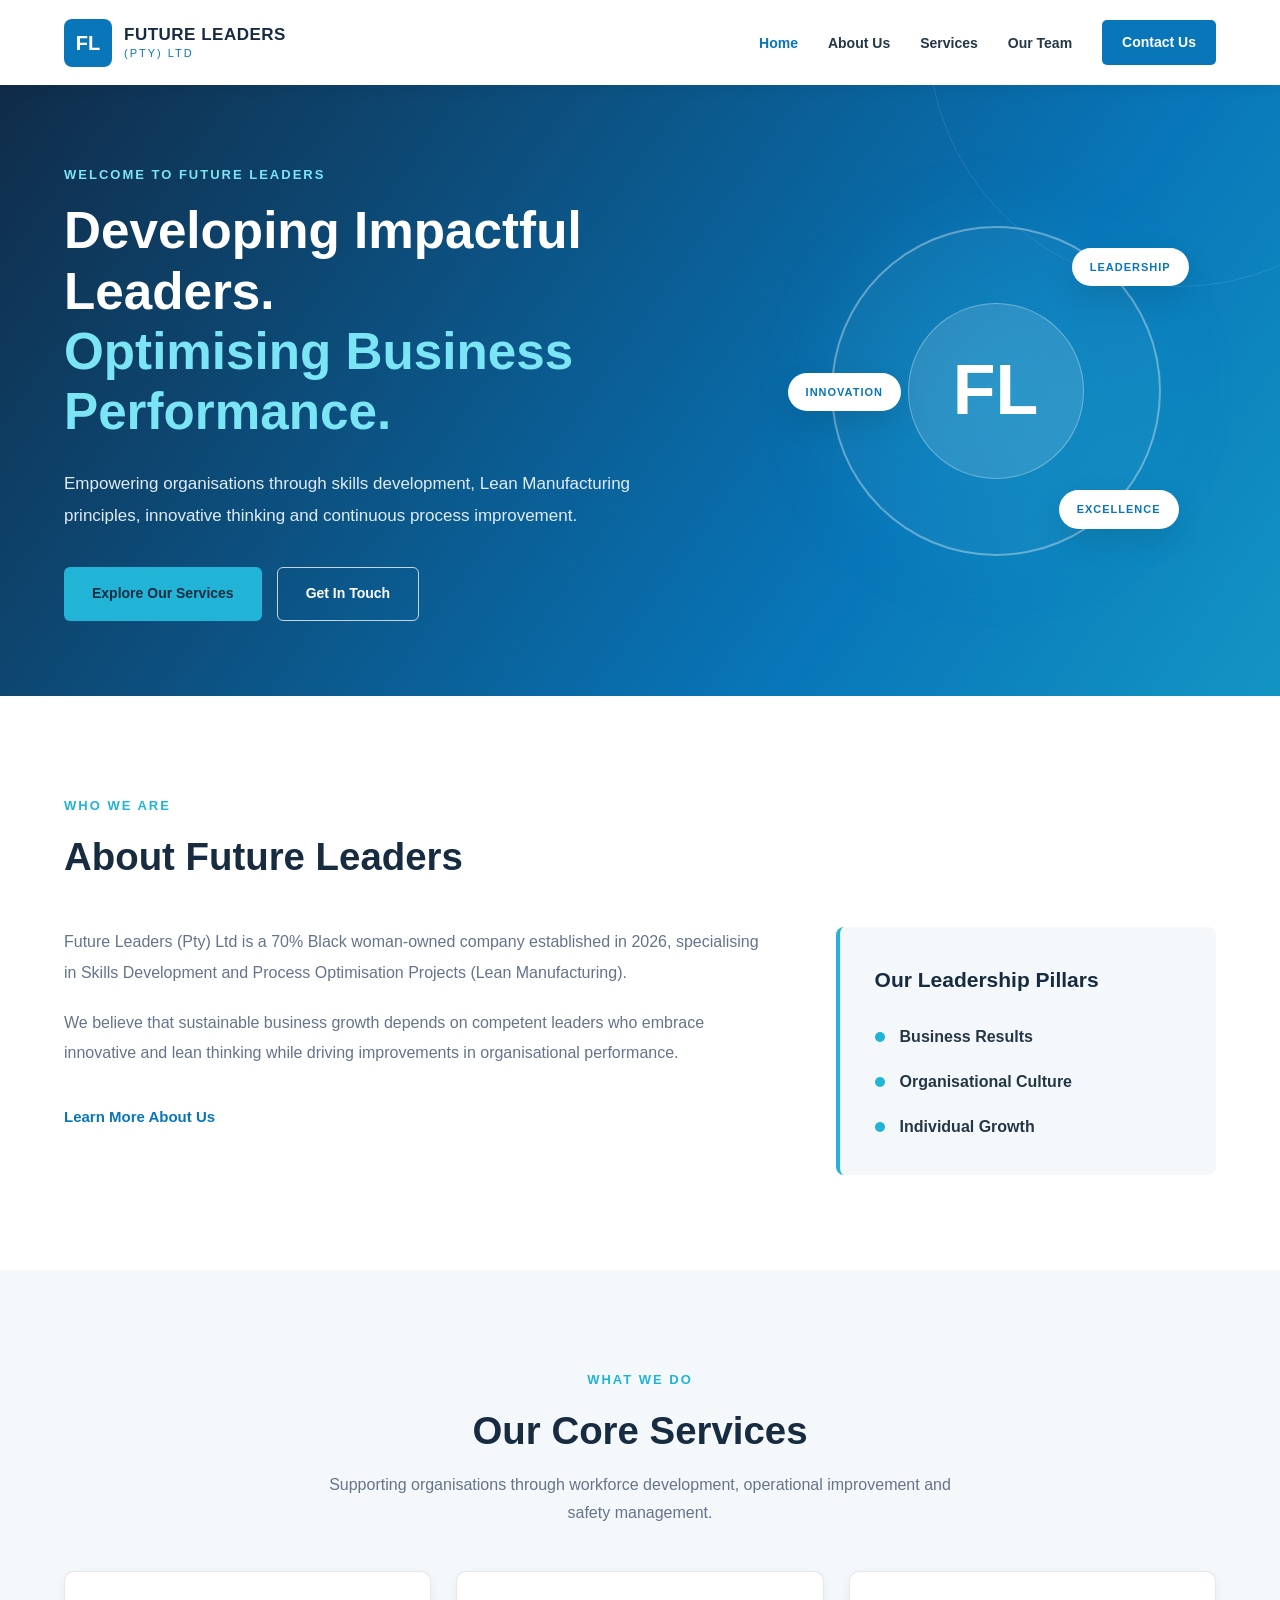
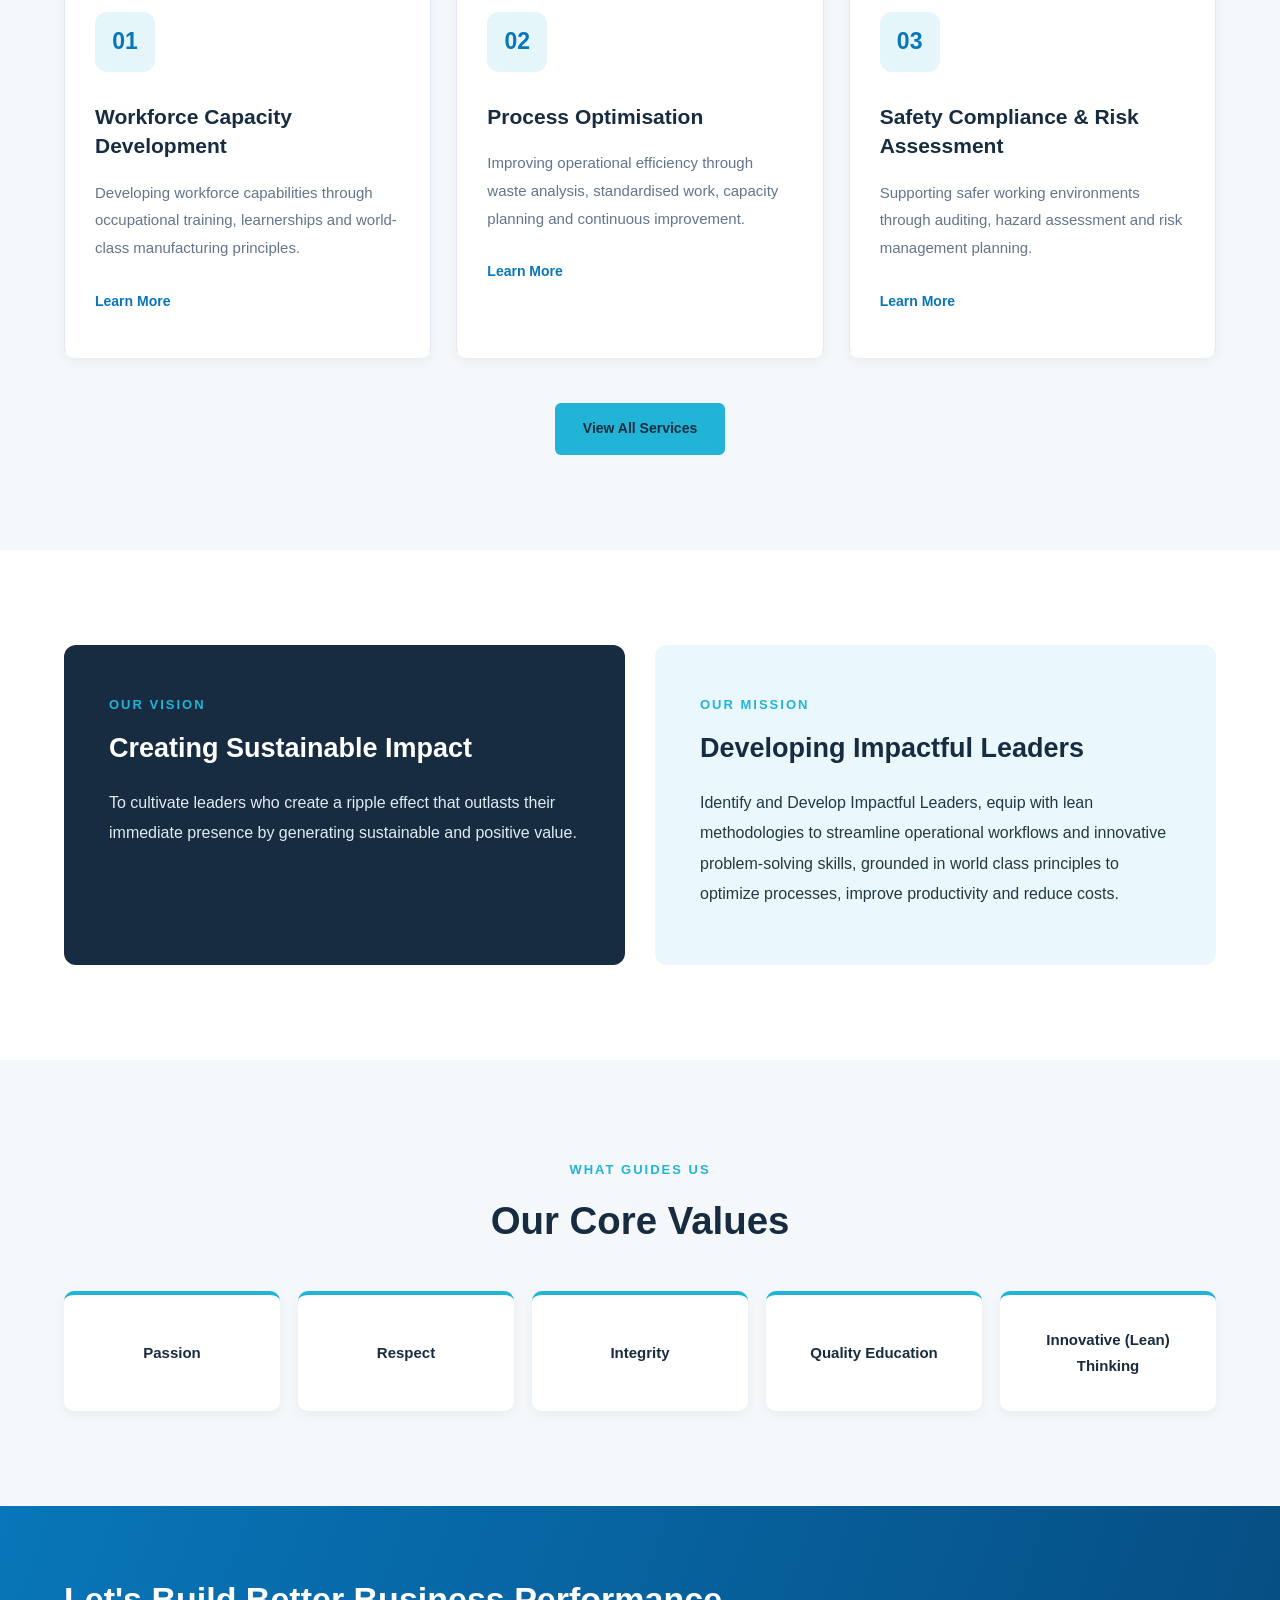
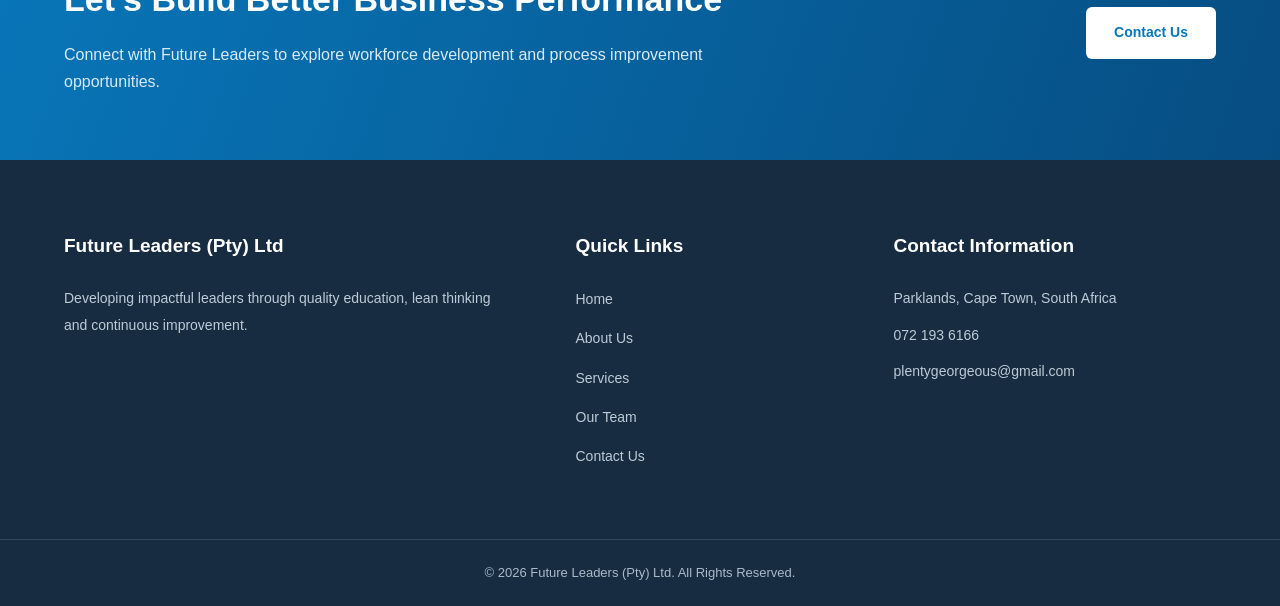
<file: index.html>
<!DOCTYPE html>
<html lang="en">
<head>
    <meta charset="UTF-8">
    <meta name="viewport"
          content="width=device-width, initial-scale=1.0">

    <meta name="description"
          content="Future Leaders (Pty) Ltd specialises in skills development, Lean Manufacturing, process optimisation and workforce capacity development in South Africa.">

    <title>Future Leaders (Pty) Ltd | Home</title>

    <link rel="stylesheet" href="css/style.css">
    <link rel="stylesheet" href="css/responsive.css">


    <script src="javascript/main.js" defer></script>

</head>

<body>

    <header class="site-header">
        <div class="container header-container">

            <a href="index.html" class="logo">
                <span class="logo-symbol">FL</span>
                <span class="logo-text">
                    <strong>FUTURE LEADERS</strong>
                    <small>(PTY) LTD</small>
                </span>
            </a>

            <button class="menu-toggle"
                    type="button"
                    aria-label="Toggle navigation"
                    aria-controls="primary-navigation"
                    aria-expanded="false">
                <span></span>
                <span></span>
                <span></span>
            </button>

            <nav class="navigation"
                 id="primary-navigation"
                 aria-label="Main navigation">
                <ul class="nav-links">
                    <li><a href="index.html"
                           class="active"
                           aria-current="page">Home</a></li>
                    <li><a href="about.html">About Us</a></li>
                    <li><a href="services.html">Services</a></li>
                    <li><a href="team.html">Our Team</a></li>
                    <li><a href="contact.html"
                           class="nav-contact">Contact Us</a></li>
                </ul>
            </nav>

        </div>
    </header>

    <main>

        <!-- HERO SECTION -->
        <section class="hero">
            <div class="container hero-container">

                <div class="hero-content">
                    <span class="section-tag">
                        WELCOME TO FUTURE LEADERS
                    </span>

                    <h1>
                        Developing Impactful Leaders.
                        <span>Optimising Business Performance.</span>
                    </h1>

                    <p>
                        Empowering organisations through skills
                        development, Lean Manufacturing principles,
                        innovative thinking and continuous
                        process improvement.
                    </p>

                    <div class="hero-buttons">
                        <a href="services.html"
                           class="btn btn-primary">
                            Explore Our Services
                        </a>

                        <a href="contact.html"
                           class="btn btn-outline">
                            Get In Touch
                        </a>
                    </div>
                </div>

                <div class="hero-visual" aria-hidden="true">
                    <div class="hero-shape">
                        <span>LEADERSHIP</span>
                        <span>INNOVATION</span>
                        <span>EXCELLENCE</span>
                    </div>
                </div>

            </div>
        </section>

        <!-- COMPANY INTRODUCTION -->
        <section class="about-preview section">
            <div class="container">

                <div class="section-heading">
                    <span class="section-tag">WHO WE ARE</span>
                    <h2>About Future Leaders</h2>
                </div>

                <div class="about-content">
                    <div class="about-description">
                        <p>
                            Future Leaders (Pty) Ltd is a 70%
                            Black woman-owned company established
                            in 2026, specialising in Skills
                            Development and Process Optimisation
                            Projects (Lean Manufacturing).
                        </p>

                        <p>
                            We believe that sustainable business
                            growth depends on competent leaders
                            who embrace innovative and lean
                            thinking while driving improvements
                            in organisational performance.
                        </p>

                        <a href="about.html"
                           class="text-link">
                            Learn More About Us
                        </a>
                    </div>

                    <div class="about-pillars">
                        <h3>Our Leadership Pillars</h3>

                        <ul>
                            <li>Business Results</li>
                            <li>Organisational Culture</li>
                            <li>Individual Growth</li>
                        </ul>
                    </div>
                </div>

            </div>
        </section>

        <!-- SERVICES SECTION -->
        <section class="services-preview section">
            <div class="container">

                <div class="section-heading center">
                    <span class="section-tag">
                        WHAT WE DO
                    </span>

                    <h2>Our Core Services</h2>

                    <p>
                        Supporting organisations through
                        workforce development, operational
                        improvement and safety management.
                    </p>
                </div>

                <div class="services-grid">

                    <article class="service-card">
                        <div class="service-number">01</div>

                        <h3>Workforce Capacity Development</h3>

                        <p>
                            Developing workforce capabilities
                            through occupational training,
                            learnerships and world-class
                            manufacturing principles.
                        </p>

                        <a href="services.html">
                            Learn More
                        </a>
                    </article>

                    <article class="service-card">
                        <div class="service-number">02</div>

                        <h3>Process Optimisation</h3>

                        <p>
                            Improving operational efficiency
                            through waste analysis, standardised
                            work, capacity planning and
                            continuous improvement.
                        </p>

                        <a href="services.html">
                            Learn More
                        </a>
                    </article>

                    <article class="service-card">
                        <div class="service-number">03</div>

                        <h3>Safety Compliance & Risk Assessment</h3>

                        <p>
                            Supporting safer working environments
                            through auditing, hazard assessment
                            and risk management planning.
                        </p>

                        <a href="services.html">
                            Learn More
                        </a>
                    </article>

                </div>

                <div class="section-action">
                    <a href="services.html"
                       class="btn btn-primary">
                        View All Services
                    </a>
                </div>

            </div>
        </section>

        <!-- VISION AND MISSION -->
        <section class="vision-mission section">
            <div class="container">

                <div class="vision-mission-grid">

                    <article class="vision-card">
                        <span class="section-tag">OUR VISION</span>

                        <h2>Creating Sustainable Impact</h2>

                        <p>
                            To cultivate leaders who create a
                            ripple effect that outlasts their
                            immediate presence by generating
                            sustainable and positive value.
                        </p>
                    </article>

                    <article class="mission-card">
                        <span class="section-tag">OUR MISSION</span>

                        <h2>Developing Impactful Leaders</h2>

                        <p>
                            Identify and Develop Impactful
                            Leaders, equip with lean methodologies
                            to streamline operational workflows
                            and innovative problem-solving skills,
                            grounded in world class principles
                            to optimize processes, improve
                            productivity and reduce costs.
                        </p>
                    </article>

                </div>

            </div>
        </section>

        <!-- CORE VALUES -->
        <section class="values-section section">
            <div class="container">

                <div class="section-heading center">
                    <span class="section-tag">
                        WHAT GUIDES US
                    </span>

                    <h2>Our Core Values</h2>
                </div>

                <div class="values-grid">
                    <div class="value-item">Passion</div>
                    <div class="value-item">Respect</div>
                    <div class="value-item">Integrity</div>
                    <div class="value-item">Quality Education</div>
                    <div class="value-item">
                        Innovative (Lean) Thinking
                    </div>
                </div>

            </div>
        </section>

        <!-- CONTACT CALL TO ACTION -->
        <section class="cta-section">
            <div class="container cta-container">

                <div>
                    <h2>
                        Let's Build Better Business Performance
                    </h2>

                    <p>
                        Connect with Future Leaders to
                        explore workforce development
                        and process improvement opportunities.
                    </p>
                </div>

                <a href="contact.html"
                   class="btn btn-light">
                    Contact Us
                </a>

            </div>
        </section>

    </main>

    <!-- FOOTER -->
    <footer class="site-footer">
        <div class="container footer-grid">

            <div class="footer-about">
                <h3>Future Leaders (Pty) Ltd</h3>

                <p>
                    Developing impactful leaders through
                    quality education, lean thinking and
                    continuous improvement.
                </p>
            </div>

            <div class="footer-links">
                <h3>Quick Links</h3>

                <ul>
                    <li><a href="index.html">Home</a></li>
                    <li><a href="about.html">About Us</a></li>
                    <li><a href="services.html">Services</a></li>
                    <li><a href="team.html">Our Team</a></li>
                    <li><a href="contact.html">Contact Us</a></li>
                </ul>
            </div>

            <div class="footer-contact">
                <h3>Contact Information</h3>

                <p>Parklands, Cape Town, South Africa</p>

                <p>
                    <a href="tel:+27721936166">
                        072 193 6166
                    </a>
                </p>

                <p>
                    <a href="mailto:plentygeorgeous@gmail.com">
                        plentygeorgeous@gmail.com
                    </a>
                </p>
            </div>

        </div>

        <div class="footer-bottom">
            <div class="container">
                <p>
                    &copy; <span id="current-year">2026</span>
                    Future Leaders (Pty) Ltd.
                    All Rights Reserved.
                </p>
            </div>
        </div>
    </footer>

</body>
</html>
</file>
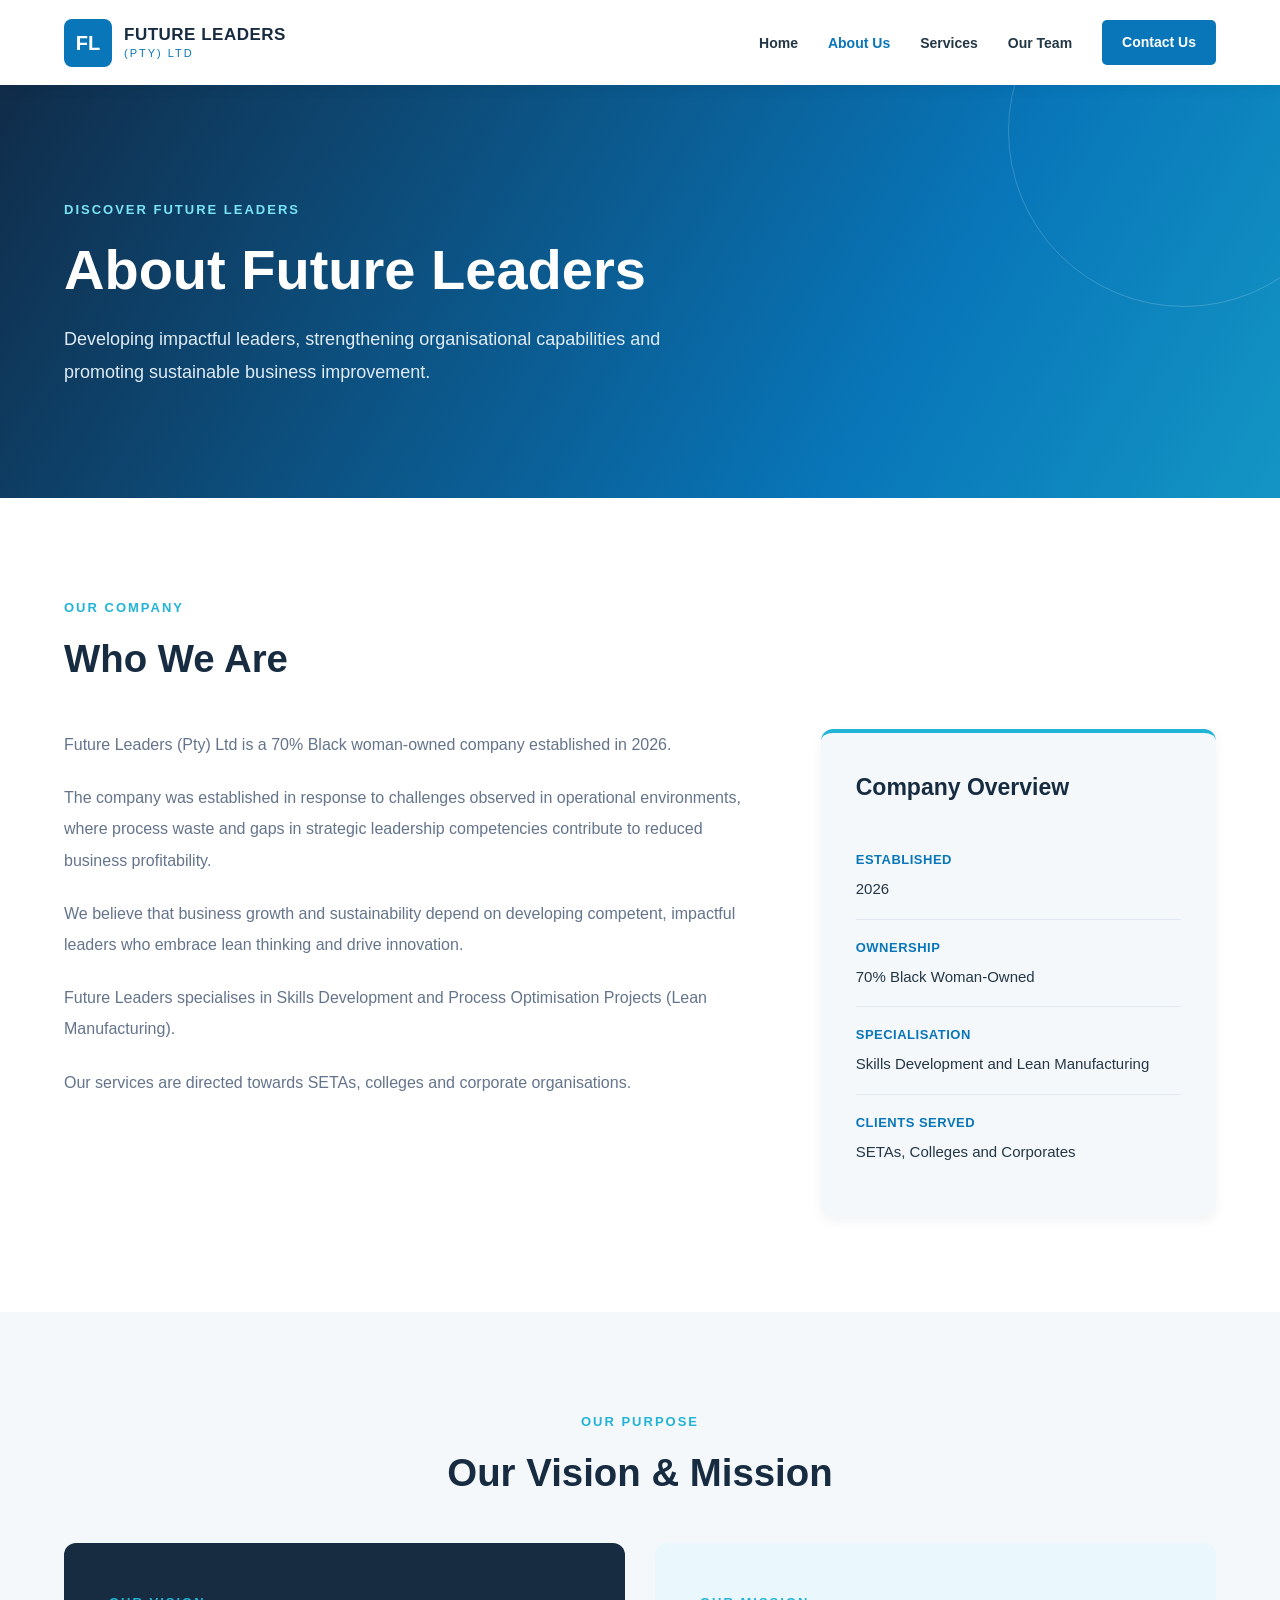
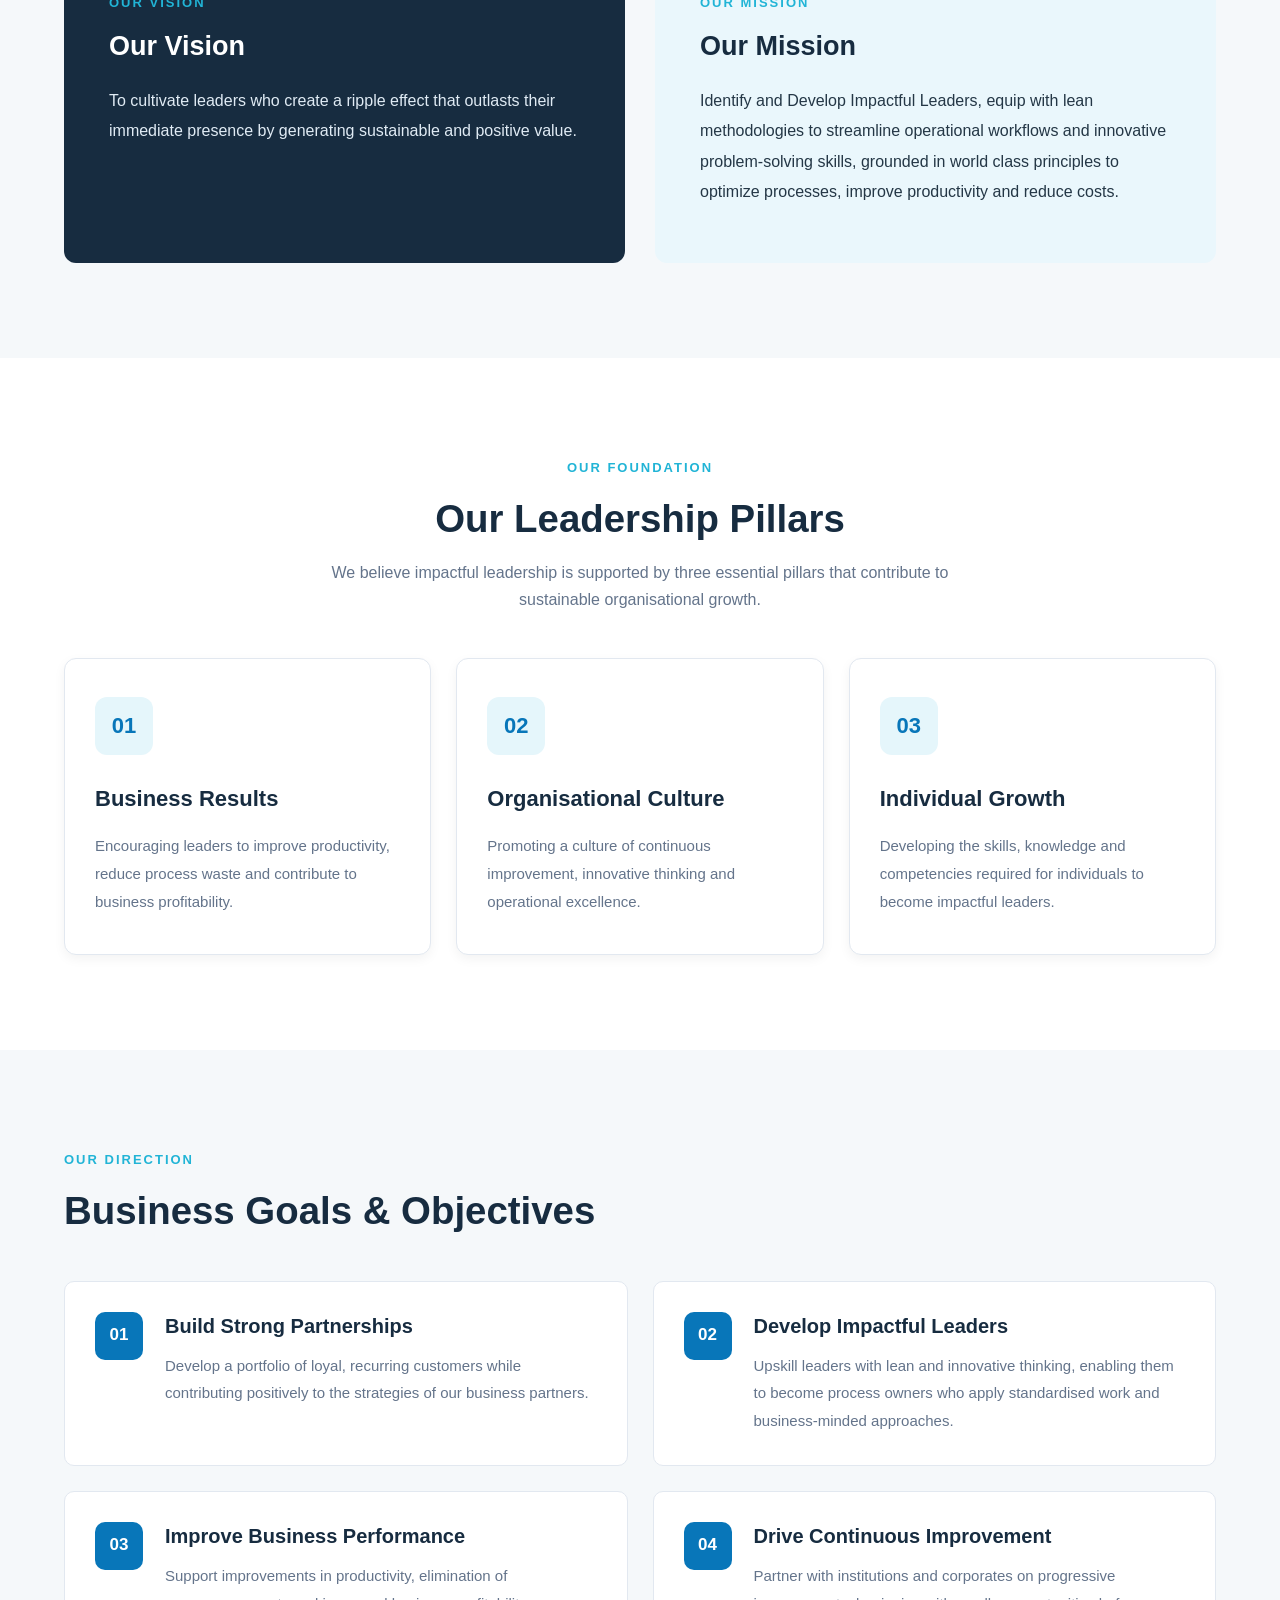
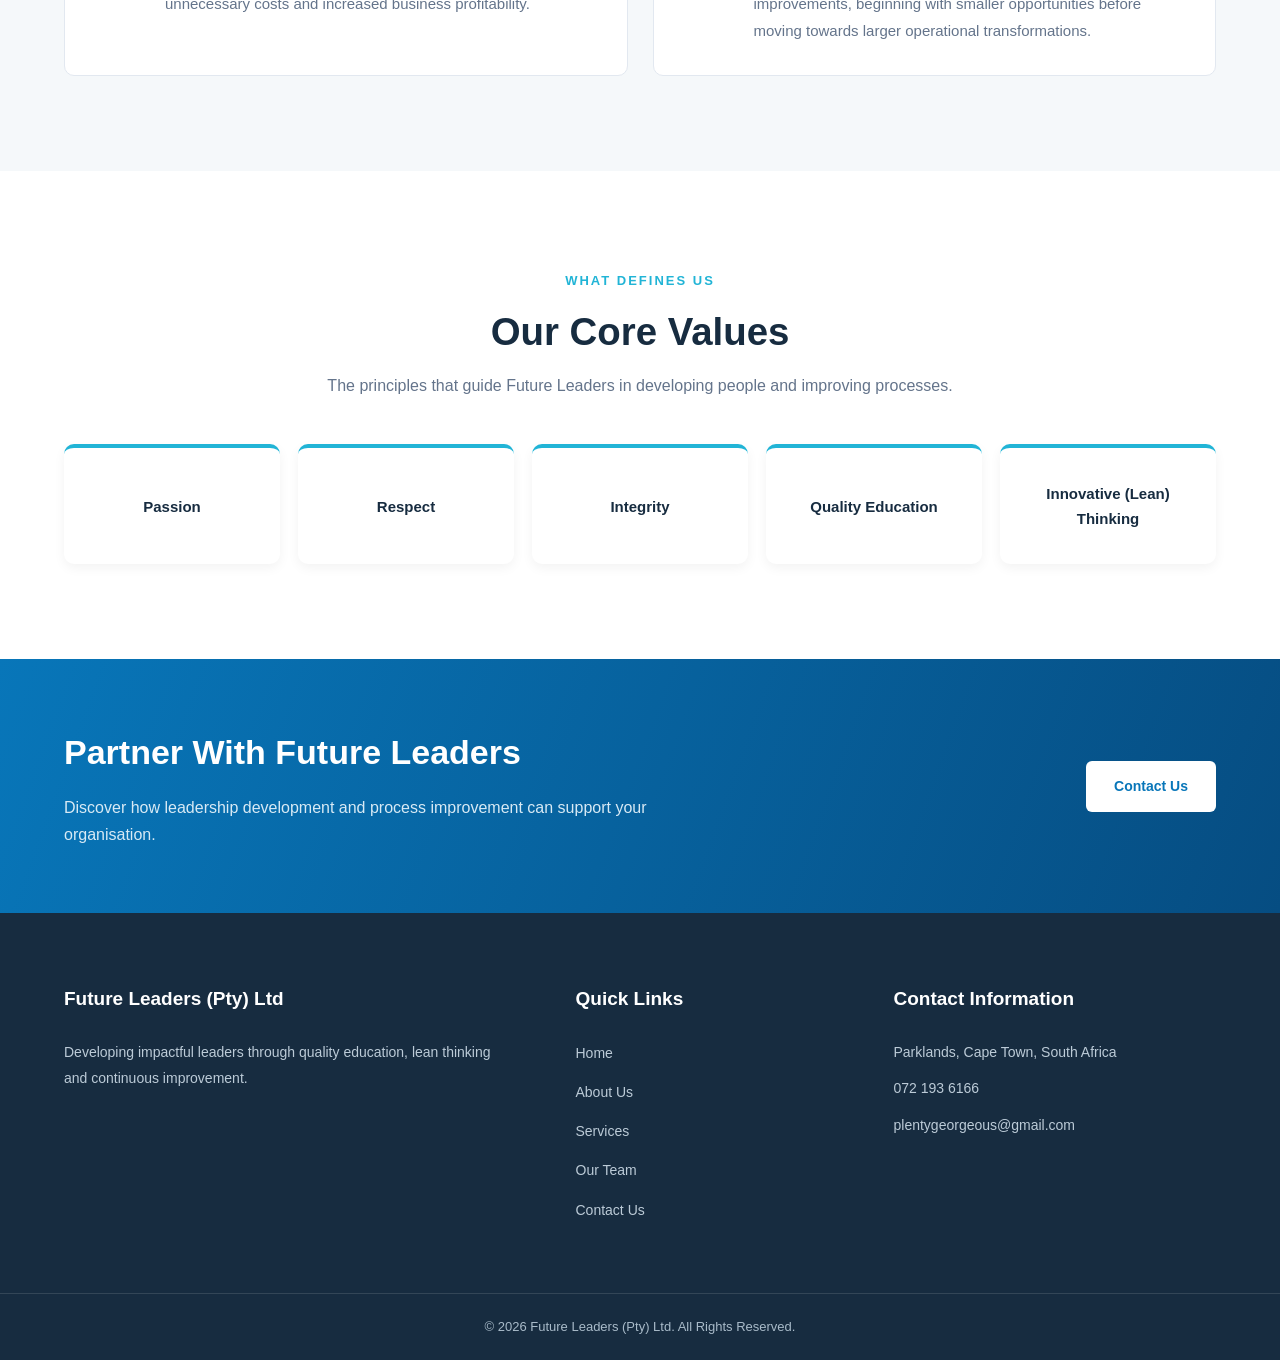
<file: about.html>
<!DOCTYPE html>
<html lang="en">

<head>
    <meta charset="UTF-8">

    <meta name="viewport"
          content="width=device-width, initial-scale=1.0">

    <meta name="description"
          content="Learn about Future Leaders (Pty) Ltd, our company background, vision, mission, values and business objectives.">

    <title>About Us | Future Leaders (Pty) Ltd</title>

    <link rel="stylesheet" href="css/style.css">
    <link rel="stylesheet" href="css/responsive.css">

    <script src="javascript/main.js" defer></script>
</head>

<body>

    <!-- HEADER -->
    <header class="site-header">
        <div class="container header-container">

            <a href="index.html" class="logo">
                <span class="logo-symbol">FL</span>

                <span class="logo-text">
                    <strong>FUTURE LEADERS</strong>
                    <small>(PTY) LTD</small>
                </span>
            </a>

            <button class="menu-toggle"
                    type="button"
                    aria-label="Toggle navigation"
                    aria-controls="primary-navigation"
                    aria-expanded="false">
                <span></span>
                <span></span>
                <span></span>
            </button>

            <nav class="navigation"
                 id="primary-navigation"
                 aria-label="Main navigation">

                <ul class="nav-links">
                    <li>
                        <a href="index.html">Home</a>
                    </li>

                    <li>
                        <a href="about.html"
                           class="active"
                           aria-current="page">About Us</a>
                    </li>

                    <li>
                        <a href="services.html">Services</a>
                    </li>

                    <li>
                        <a href="team.html">Our Team</a>
                    </li>

                    <li>
                        <a href="contact.html"
                           class="nav-contact">Contact Us</a>
                    </li>
                </ul>

            </nav>
        </div>
    </header>

    <main>

        <!-- ABOUT PAGE HERO -->
        <section class="about-hero">

            <div class="container about-hero-content">

                <span class="section-tag">
                    DISCOVER FUTURE LEADERS
                </span>

                <h1>About Future Leaders</h1>

                <p>
                    Developing impactful leaders,
                    strengthening organisational
                    capabilities and promoting
                    sustainable business improvement.
                </p>

            </div>
        </section>

        <!-- COMPANY OVERVIEW -->
        <section class="company-overview section">

            <div class="container">

                <div class="section-heading">
                    <span class="section-tag">
                        OUR COMPANY
                    </span>

                    <h2>Who We Are</h2>
                </div>

                <div class="company-overview-grid">

                    <div class="company-story">

                        <p>
                            Future Leaders (Pty) Ltd is a
                            70% Black woman-owned company
                            established in 2026.
                        </p>

                        <p>
                            The company was established
                            in response to challenges
                            observed in operational
                            environments, where process
                            waste and gaps in strategic
                            leadership competencies
                            contribute to reduced
                            business profitability.
                        </p>

                        <p>
                            We believe that business
                            growth and sustainability
                            depend on developing
                            competent, impactful leaders
                            who embrace lean thinking
                            and drive innovation.
                        </p>

                        <p>
                            Future Leaders specialises
                            in Skills Development and
                            Process Optimisation Projects
                            (Lean Manufacturing).
                        </p>

                        <p>
                            Our services are directed
                            towards SETAs, colleges
                            and corporate organisations.
                        </p>

                    </div>

                    <aside class="company-highlights">

                        <h3>Company Overview</h3>

                        <div class="highlight-item">
                            <strong>Established</strong>
                            <span>2026</span>
                        </div>

                        <div class="highlight-item">
                            <strong>Ownership</strong>
                            <span>70% Black Woman-Owned</span>
                        </div>

                        <div class="highlight-item">
                            <strong>Specialisation</strong>
                            <span>
                                Skills Development and
                                Lean Manufacturing
                            </span>
                        </div>

                        <div class="highlight-item">
                            <strong>Clients Served</strong>
                            <span>
                                SETAs, Colleges and Corporates
                            </span>
                        </div>

                    </aside>

                </div>
            </div>
        </section>

        <!-- VISION AND MISSION -->
        <section class="about-vision-section section">

            <div class="container">

                <div class="section-heading center">
                    <span class="section-tag">
                        OUR PURPOSE
                    </span>

                    <h2>Our Vision & Mission</h2>
                </div>

                <div class="vision-mission-grid">

                    <article class="vision-card">

                        <span class="section-tag">
                            OUR VISION
                        </span>

                        <h2>Our Vision</h2>

                        <p>
                            To cultivate leaders who
                            create a ripple effect that
                            outlasts their immediate
                            presence by generating
                            sustainable and positive value.
                        </p>

                    </article>

                    <article class="mission-card">

                        <span class="section-tag">
                            OUR MISSION
                        </span>

                        <h2>Our Mission</h2>

                        <p>
                            Identify and Develop Impactful
                            Leaders, equip with lean
                            methodologies to streamline
                            operational workflows and
                            innovative problem-solving skills,
                            grounded in world class principles
                            to optimize processes, improve
                            productivity and reduce costs.
                        </p>

                    </article>

                </div>
            </div>
        </section>

        <!-- LEADERSHIP PILLARS -->
        <section class="leadership-section section">

            <div class="container">

                <div class="section-heading center">

                    <span class="section-tag">
                        OUR FOUNDATION
                    </span>

                    <h2>Our Leadership Pillars</h2>

                    <p>
                        We believe impactful leadership
                        is supported by three essential
                        pillars that contribute to
                        sustainable organisational growth.
                    </p>

                </div>

                <div class="leadership-grid">

                    <article class="leadership-card">

                        <div class="leadership-number">
                            01
                        </div>

                        <h3>Business Results</h3>

                        <p>
                            Encouraging leaders to
                            improve productivity,
                            reduce process waste
                            and contribute to
                            business profitability.
                        </p>

                    </article>

                    <article class="leadership-card">

                        <div class="leadership-number">
                            02
                        </div>

                        <h3>Organisational Culture</h3>

                        <p>
                            Promoting a culture of
                            continuous improvement,
                            innovative thinking
                            and operational excellence.
                        </p>

                    </article>

                    <article class="leadership-card">

                        <div class="leadership-number">
                            03
                        </div>

                        <h3>Individual Growth</h3>

                        <p>
                            Developing the skills,
                            knowledge and competencies
                            required for individuals
                            to become impactful leaders.
                        </p>

                    </article>

                </div>
            </div>
        </section>

        <!-- BUSINESS OBJECTIVES -->
        <section class="objectives-section section">

            <div class="container">

                <div class="section-heading">
                    <span class="section-tag">
                        OUR DIRECTION
                    </span>

                    <h2>Business Goals & Objectives</h2>
                </div>

                <div class="objectives-grid">

                    <article class="objective-item">

                        <span class="objective-number">01</span>

                        <div>
                            <h3>Build Strong Partnerships</h3>

                            <p>
                                Develop a portfolio of
                                loyal, recurring customers
                                while contributing positively
                                to the strategies of our
                                business partners.
                            </p>
                        </div>

                    </article>

                    <article class="objective-item">

                        <span class="objective-number">02</span>

                        <div>
                            <h3>Develop Impactful Leaders</h3>

                            <p>
                                Upskill leaders with lean
                                and innovative thinking,
                                enabling them to become
                                process owners who apply
                                standardised work and
                                business-minded approaches.
                            </p>
                        </div>

                    </article>

                    <article class="objective-item">

                        <span class="objective-number">03</span>

                        <div>
                            <h3>Improve Business Performance</h3>

                            <p>
                                Support improvements in
                                productivity, elimination
                                of unnecessary costs and
                                increased business profitability.
                            </p>
                        </div>

                    </article>

                    <article class="objective-item">

                        <span class="objective-number">04</span>

                        <div>
                            <h3>Drive Continuous Improvement</h3>

                            <p>
                                Partner with institutions
                                and corporates on progressive
                                improvements, beginning with
                                smaller opportunities before
                                moving towards larger
                                operational transformations.
                            </p>
                        </div>

                    </article>

                </div>
            </div>
        </section>

        <!-- COMPANY VALUES -->
        <section class="about-values-section section">

            <div class="container">

                <div class="section-heading center">

                    <span class="section-tag">
                        WHAT DEFINES US
                    </span>

                    <h2>Our Core Values</h2>

                    <p>
                        The principles that guide
                        Future Leaders in developing
                        people and improving processes.
                    </p>

                </div>

                <div class="values-grid">

                    <div class="value-item">Passion</div>

                    <div class="value-item">Respect</div>

                    <div class="value-item">Integrity</div>

                    <div class="value-item">
                        Quality Education
                    </div>

                    <div class="value-item">
                        Innovative (Lean) Thinking
                    </div>

                </div>
            </div>
        </section>

        <!-- CTA SECTION -->
        <section class="cta-section">

            <div class="container cta-container">

                <div>

                    <h2>
                        Partner With Future Leaders
                    </h2>

                    <p>
                        Discover how leadership development
                        and process improvement can
                        support your organisation.
                    </p>

                </div>

                <a href="contact.html"
                   class="btn btn-light">
                    Contact Us
                </a>

            </div>
        </section>

    </main>

    <!-- FOOTER -->
    <footer class="site-footer">

        <div class="container footer-grid">

            <div class="footer-about">

                <h3>Future Leaders (Pty) Ltd</h3>

                <p>
                    Developing impactful leaders
                    through quality education,
                    lean thinking and continuous
                    improvement.
                </p>

            </div>

            <div class="footer-links">

                <h3>Quick Links</h3>

                <ul>
                    <li><a href="index.html">Home</a></li>
                    <li><a href="about.html">About Us</a></li>
                    <li><a href="services.html">Services</a></li>
                    <li><a href="team.html">Our Team</a></li>
                    <li><a href="contact.html">Contact Us</a></li>
                </ul>

            </div>

            <div class="footer-contact">

                <h3>Contact Information</h3>

                <p>
                    Parklands, Cape Town, South Africa
                </p>

                <p>
                    <a href="tel:+27721936166">
                        072 193 6166
                    </a>
                </p>

                <p>
                    <a href="mailto:plentygeorgeous@gmail.com">
                        plentygeorgeous@gmail.com
                    </a>
                </p>

            </div>
        </div>

        <div class="footer-bottom">

            <div class="container">

                <p>
                    &copy;
                    <span id="current-year">2026</span>
                    Future Leaders (Pty) Ltd.
                    All Rights Reserved.
                </p>

            </div>
        </div>

    </footer>

</body>
</html>
</file>
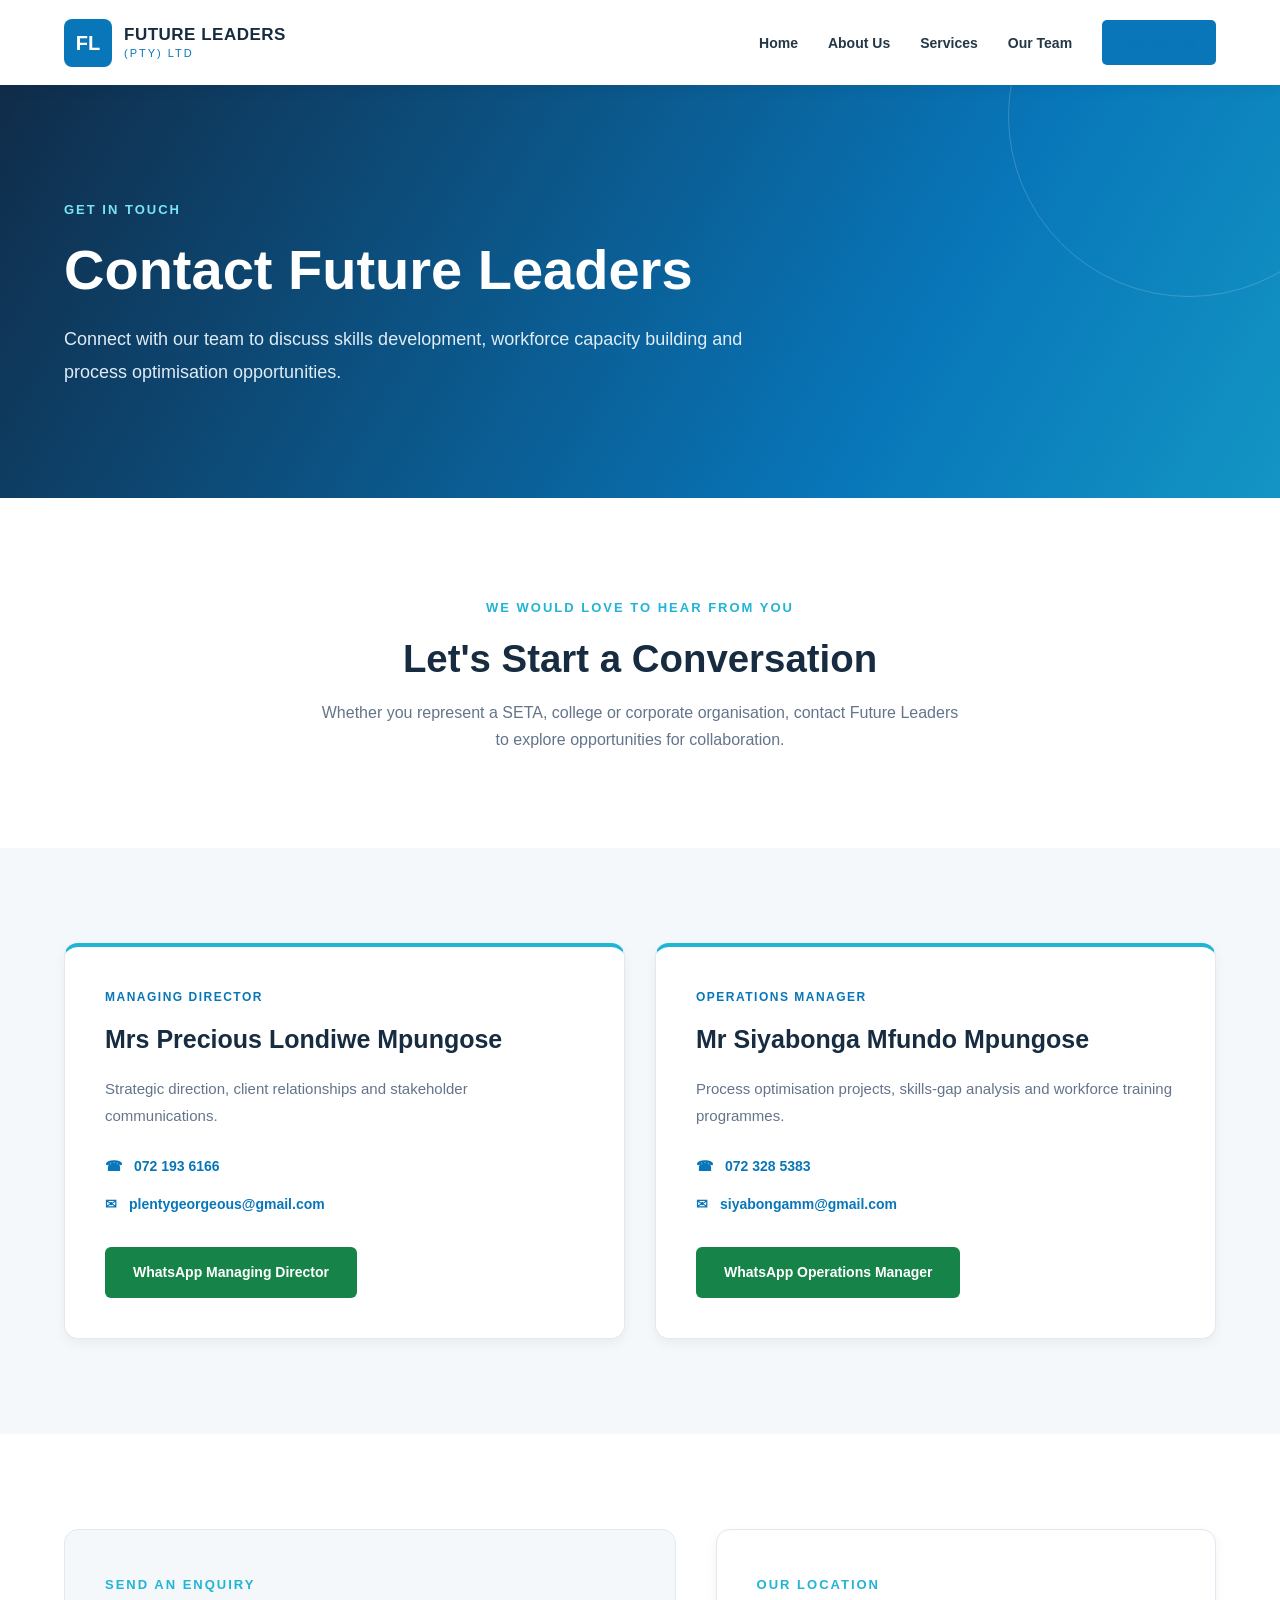
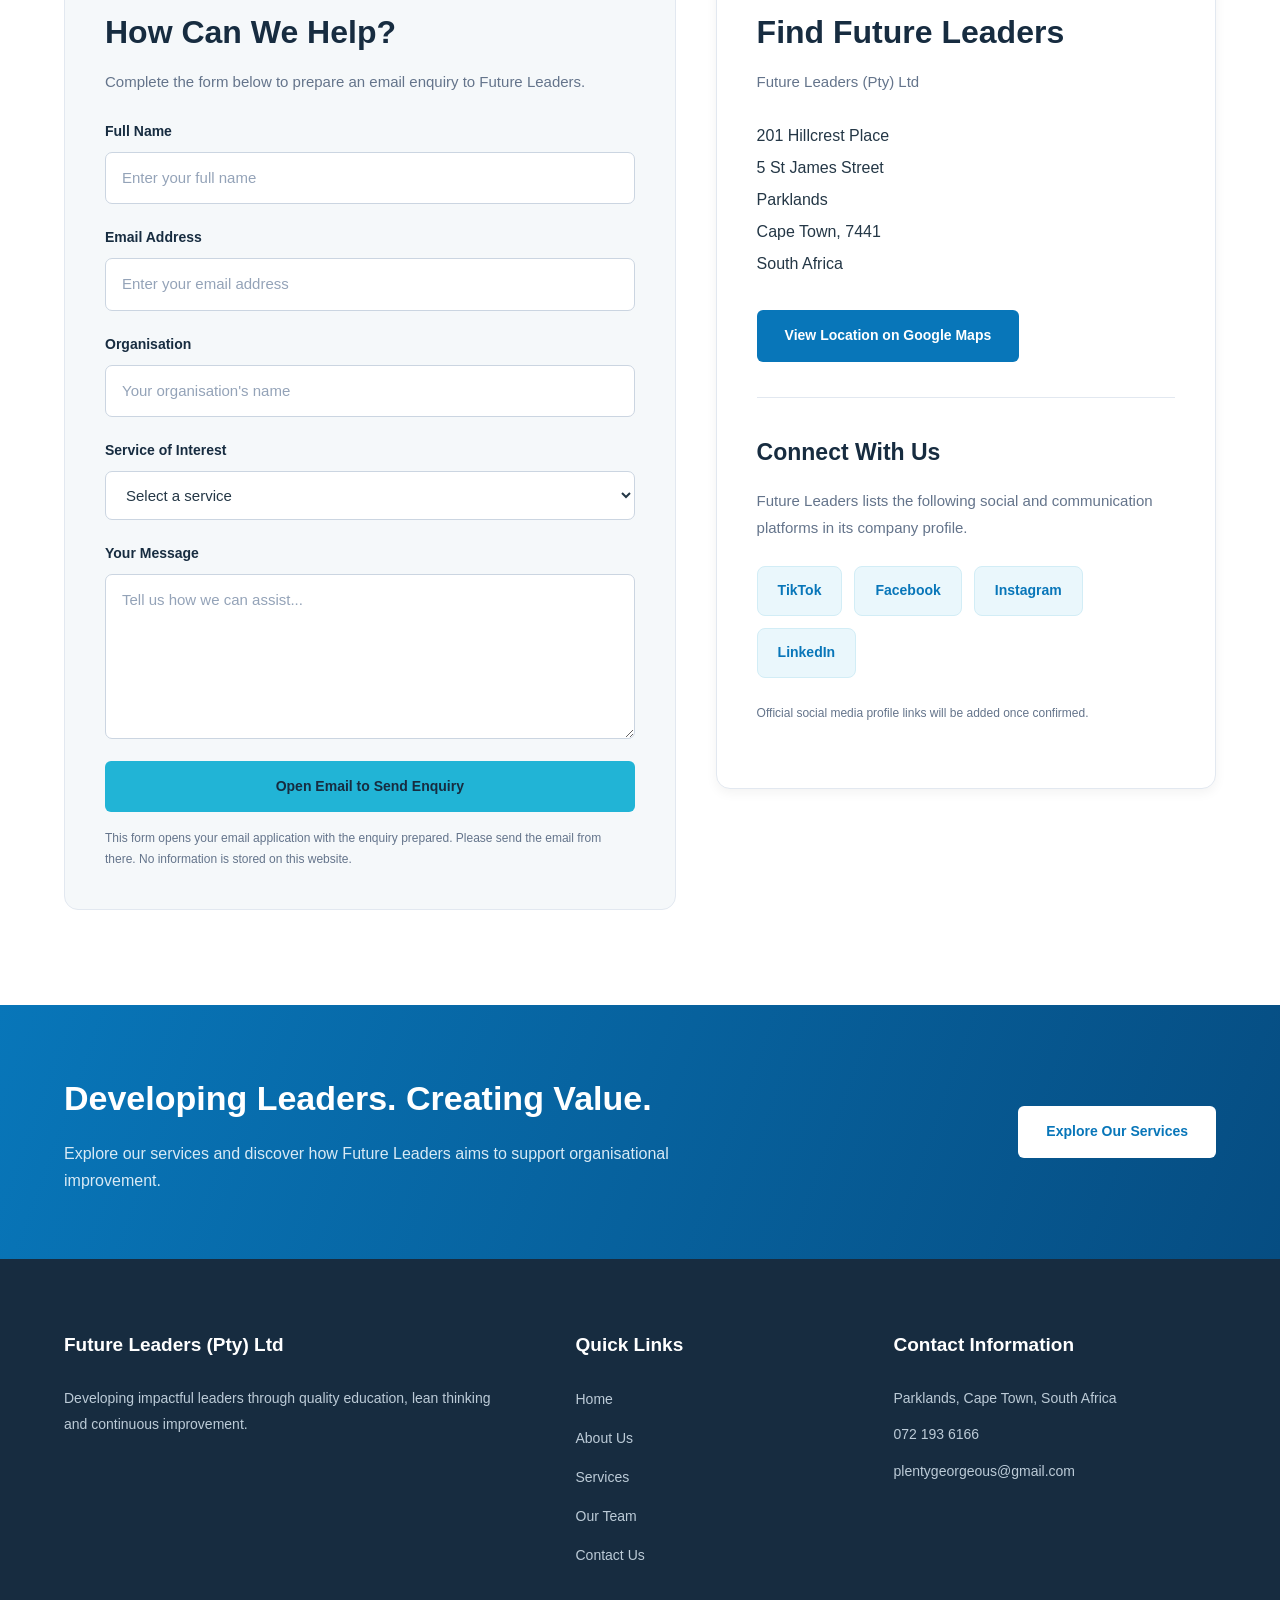
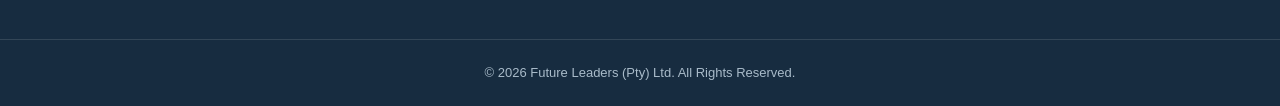
<file: contact.html>
<!DOCTYPE html>
<html lang="en">

<head>
    <meta charset="UTF-8">

    <meta name="viewport"
          content="width=device-width, initial-scale=1.0">

    <meta name="description"
          content="Contact Future Leaders (Pty) Ltd in Cape Town, South Africa for skills development, Lean Manufacturing, process optimisation and training enquiries.">

    <title>Contact Us | Future Leaders (Pty) Ltd</title>

    <!-- STYLESHEETS -->
    <link rel="stylesheet" href="css/style.css">
    <link rel="stylesheet" href="css/responsive.css">

    <!-- JAVASCRIPT -->
    <script src="javascript/main.js" defer></script>

</head>

<body>

    <!-- HEADER -->
    <header class="site-header">

        <div class="container header-container">

            <a href="index.html" class="logo">

                <span class="logo-symbol">FL</span>

                <span class="logo-text">
                    <strong>FUTURE LEADERS</strong>
                    <small>(PTY) LTD</small>
                </span>

            </a>

            <button class="menu-toggle"
                    type="button"
                    aria-label="Toggle navigation"
                    aria-controls="primary-navigation"
                    aria-expanded="false">

                <span></span>
                <span></span>
                <span></span>

            </button>

            <nav class="navigation"
                 id="primary-navigation"
                 aria-label="Main navigation">

                <ul class="nav-links">

                    <li>
                        <a href="index.html">Home</a>
                    </li>

                    <li>
                        <a href="about.html">About Us</a>
                    </li>

                    <li>
                        <a href="services.html">Services</a>
                    </li>

                    <li>
                        <a href="team.html">Our Team</a>
                    </li>

                    <li>
                        <a href="contact.html"
                           class="nav-contact active"
                           aria-current="page">
                            Contact Us
                        </a>
                    </li>

                </ul>

            </nav>

        </div>
    </header>

    <main>

        <!-- CONTACT HERO -->
        <section class="contact-hero">

            <div class="container contact-hero-content">

                <span class="section-tag">
                    GET IN TOUCH
                </span>

                <h1>Contact Future Leaders</h1>

                <p>
                    Connect with our team to discuss
                    skills development, workforce
                    capacity building and process
                    optimisation opportunities.
                </p>

            </div>

        </section>

        <!-- CONTACT INTRODUCTION -->
        <section class="contact-introduction section">

            <div class="container">

                <div class="section-heading center">

                    <span class="section-tag">
                        WE WOULD LOVE TO HEAR FROM YOU
                    </span>

                    <h2>Let's Start a Conversation</h2>

                    <p>
                        Whether you represent a SETA,
                        college or corporate organisation,
                        contact Future Leaders to explore
                        opportunities for collaboration.
                    </p>

                </div>

            </div>

        </section>

        <!-- MANAGEMENT CONTACT DETAILS -->
        <section class="contact-details-section section">

            <div class="container">

                <div class="contact-cards-grid">

                    <!-- MANAGING DIRECTOR -->
                    <article class="contact-person-card">

                        <span class="contact-person-role">
                            Managing Director
                        </span>

                        <h2>
                            Mrs Precious Londiwe Mpungose
                        </h2>

                        <p>
                            Strategic direction,
                            client relationships
                            and stakeholder communications.
                        </p>

                        <div class="contact-person-links">

                            <a href="tel:+27721936166">
                                <span aria-hidden="true">☎</span>
                                072 193 6166
                            </a>

                            <a href="mailto:plentygeorgeous@gmail.com">
                                <span aria-hidden="true">✉</span>
                                plentygeorgeous@gmail.com
                            </a>

                        </div>

                        <a
                            href="https://wa.me/27721936166"
                            target="_blank"
                            rel="noopener noreferrer"
                            class="btn contact-whatsapp">
                            WhatsApp Managing Director
                        </a>

                    </article>

                    <!-- OPERATIONS MANAGER -->
                    <article class="contact-person-card">

                        <span class="contact-person-role">
                            Operations Manager
                        </span>

                        <h2>
                            Mr Siyabonga Mfundo Mpungose
                        </h2>

                        <p>
                            Process optimisation projects,
                            skills-gap analysis and
                            workforce training programmes.
                        </p>

                        <div class="contact-person-links">

                            <a href="tel:+27723285383">
                                <span aria-hidden="true">☎</span>
                                072 328 5383
                            </a>

                            <a href="mailto:siyabongamm@gmail.com">
                                <span aria-hidden="true">✉</span>
                                siyabongamm@gmail.com
                            </a>

                        </div>

                        <a
                            href="https://wa.me/27723285383"
                            target="_blank"
                            rel="noopener noreferrer"
                            class="btn contact-whatsapp">
                            WhatsApp Operations Manager
                        </a>

                    </article>

                </div>

            </div>

        </section>

        <!-- ENQUIRY AND LOCATION -->
        <section class="contact-main-section section">

            <div class="container contact-main-grid">

                <!-- ENQUIRY FORM -->
                <div class="contact-form-panel">

                    <span class="section-tag">
                        SEND AN ENQUIRY
                    </span>

                    <h2>How Can We Help?</h2>

                    <p>
                        Complete the form below to prepare
                        an email enquiry to Future Leaders.
                    </p>

                    <form id="contact-form">

                        <div class="form-group">
                            <label for="contact-name">
                                Full Name
                            </label>

                            <input
                                type="text"
                                id="contact-name"
                                name="name"
                                autocomplete="name"
                                placeholder="Enter your full name"
                                required>
                        </div>

                        <div class="form-group">
                            <label for="contact-email">
                                Email Address
                            </label>

                            <input
                                type="email"
                                id="contact-email"
                                name="email"
                                autocomplete="email"
                                placeholder="Enter your email address"
                                required>
                        </div>

                        <div class="form-group">
                            <label for="contact-organisation">
                                Organisation
                            </label>

                            <input
                                type="text"
                                id="contact-organisation"
                                name="organisation"
                                placeholder="Your organisation's name">
                        </div>

                        <div class="form-group">
                            <label for="contact-service">
                                Service of Interest
                            </label>

                            <select
                                id="contact-service"
                                name="service"
                                required>

                                <option value="">
                                    Select a service
                                </option>

                                <option value="Workforce Capacity Development">
                                    Workforce Capacity Development
                                </option>

                                <option value="Process Optimisation">
                                    Process Optimisation
                                </option>

                                <option value="Safety Compliance and Risk Assessment">
                                    Safety Compliance &amp; Risk Assessment
                                </option>

                                <option value="General Enquiry">
                                    General Enquiry
                                </option>

                            </select>
                        </div>

                        <div class="form-group">
                            <label for="contact-message">
                                Your Message
                            </label>

                            <textarea
                                id="contact-message"
                                name="message"
                                rows="6"
                                placeholder="Tell us how we can assist..."
                                required></textarea>
                        </div>

                        <button
                            type="submit"
                            class="btn btn-primary contact-submit">
                            Open Email to Send Enquiry
                        </button>

                        <p class="form-note">
                            This form opens your email application
                            with the enquiry prepared.
                            Please send the email from there.
                            No information is stored on this website.
                        </p>

                    </form>

                </div>

                <!-- LOCATION -->
                <aside class="contact-location-panel">

                    <span class="section-tag">
                        OUR LOCATION
                    </span>

                    <h2>Find Future Leaders</h2>

                    <p>
                        Future Leaders (Pty) Ltd
                    </p>

                    <address class="company-address">
                        201 Hillcrest Place<br>
                        5 St James Street<br>
                        Parklands<br>
                        Cape Town, 7441<br>
                        South Africa
                    </address>

                    <a
                        href="https://www.google.com/maps/search/?api=1&amp;query=201%20Hillcrest%20Place%2C%205%20St%20James%20Street%2C%20Parklands%2C%20Cape%20Town%207441%2C%20South%20Africa"
                        target="_blank"
                        rel="noopener noreferrer"
                        class="btn contact-directions">
                        View Location on Google Maps
                    </a>

                    <div class="contact-location-divider"></div>

                    <h3>Connect With Us</h3>

                    <p>
                        Future Leaders lists the following
                        social and communication platforms
                        in its company profile.
                    </p>
                    
                    <div class="contact-social-list">

                        <a href="https://www.tiktok.com/"
                        target="_blank"
                        rel="noopener noreferrer"
                        class="social-link">
                            TikTok
                        </a>

                        <a href="https://www.facebook.com/"
                        target="_blank"
                        rel="noopener noreferrer"
                        class="social-link">
                            Facebook
                        </a>

                        <a href="https://www.instagram.com/"
                        target="_blank"
                        rel="noopener noreferrer"
                        class="social-link">
                            Instagram
                        </a>

                        <a href="https://www.linkedin.com/"
                        target="_blank"
                        rel="noopener noreferrer"
                        class="social-link">
                            LinkedIn
                        </a>

                    </div>

                    <p class="social-note">
                        Official social media profile links
                        will be added once confirmed.
                    </p>

                </aside>

            </div>

        </section>

        <!-- FINAL CTA -->
        <section class="cta-section">

            <div class="container cta-container">

                <div>

                    <h2>
                        Developing Leaders. Creating Value.
                    </h2>

                    <p>
                        Explore our services and discover
                        how Future Leaders aims to
                        support organisational improvement.
                    </p>

                </div>

                <a href="services.html"
                   class="btn btn-light">
                    Explore Our Services
                </a>

            </div>

        </section>

    </main>

    <!-- FOOTER -->
    <footer class="site-footer">

        <div class="container footer-grid">

            <div class="footer-about">

                <h3>Future Leaders (Pty) Ltd</h3>

                <p>
                    Developing impactful leaders
                    through quality education,
                    lean thinking and continuous
                    improvement.
                </p>

            </div>

            <div class="footer-links">

                <h3>Quick Links</h3>

                <ul>
                    <li><a href="index.html">Home</a></li>
                    <li><a href="about.html">About Us</a></li>
                    <li><a href="services.html">Services</a></li>
                    <li><a href="team.html">Our Team</a></li>
                    <li><a href="contact.html">Contact Us</a></li>
                </ul>

            </div>

            <div class="footer-contact">

                <h3>Contact Information</h3>

                <p>
                    Parklands, Cape Town, South Africa
                </p>

                <p>
                    <a href="tel:+27721936166">
                        072 193 6166
                    </a>
                </p>

                <p>
                    <a href="mailto:plentygeorgeous@gmail.com">
                        plentygeorgeous@gmail.com
                    </a>
                </p>

            </div>

        </div>

        <div class="footer-bottom">

            <div class="container">

                <p>
                    &copy;
                    <span id="current-year">2026</span>
                    Future Leaders (Pty) Ltd.
                    All Rights Reserved.
                </p>

            </div>

        </div>

    </footer>

</body>
</html>
</file>
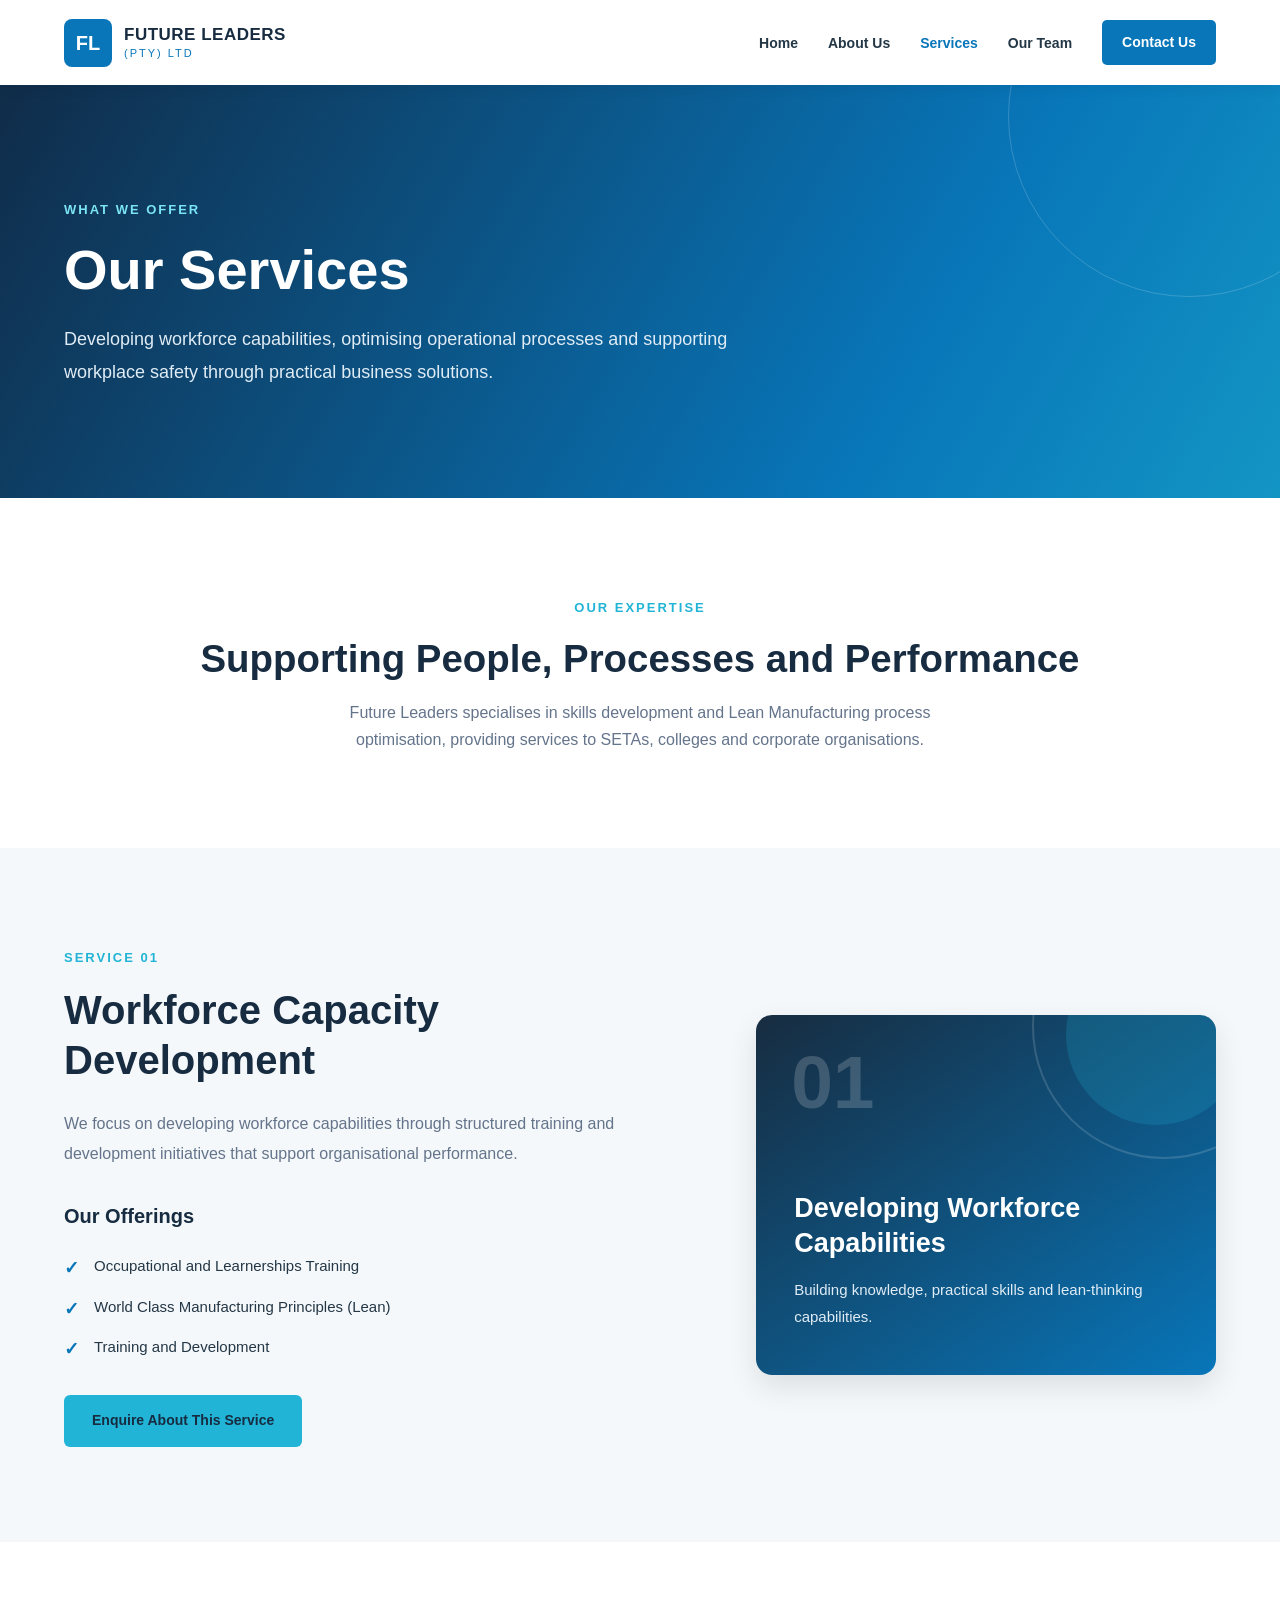
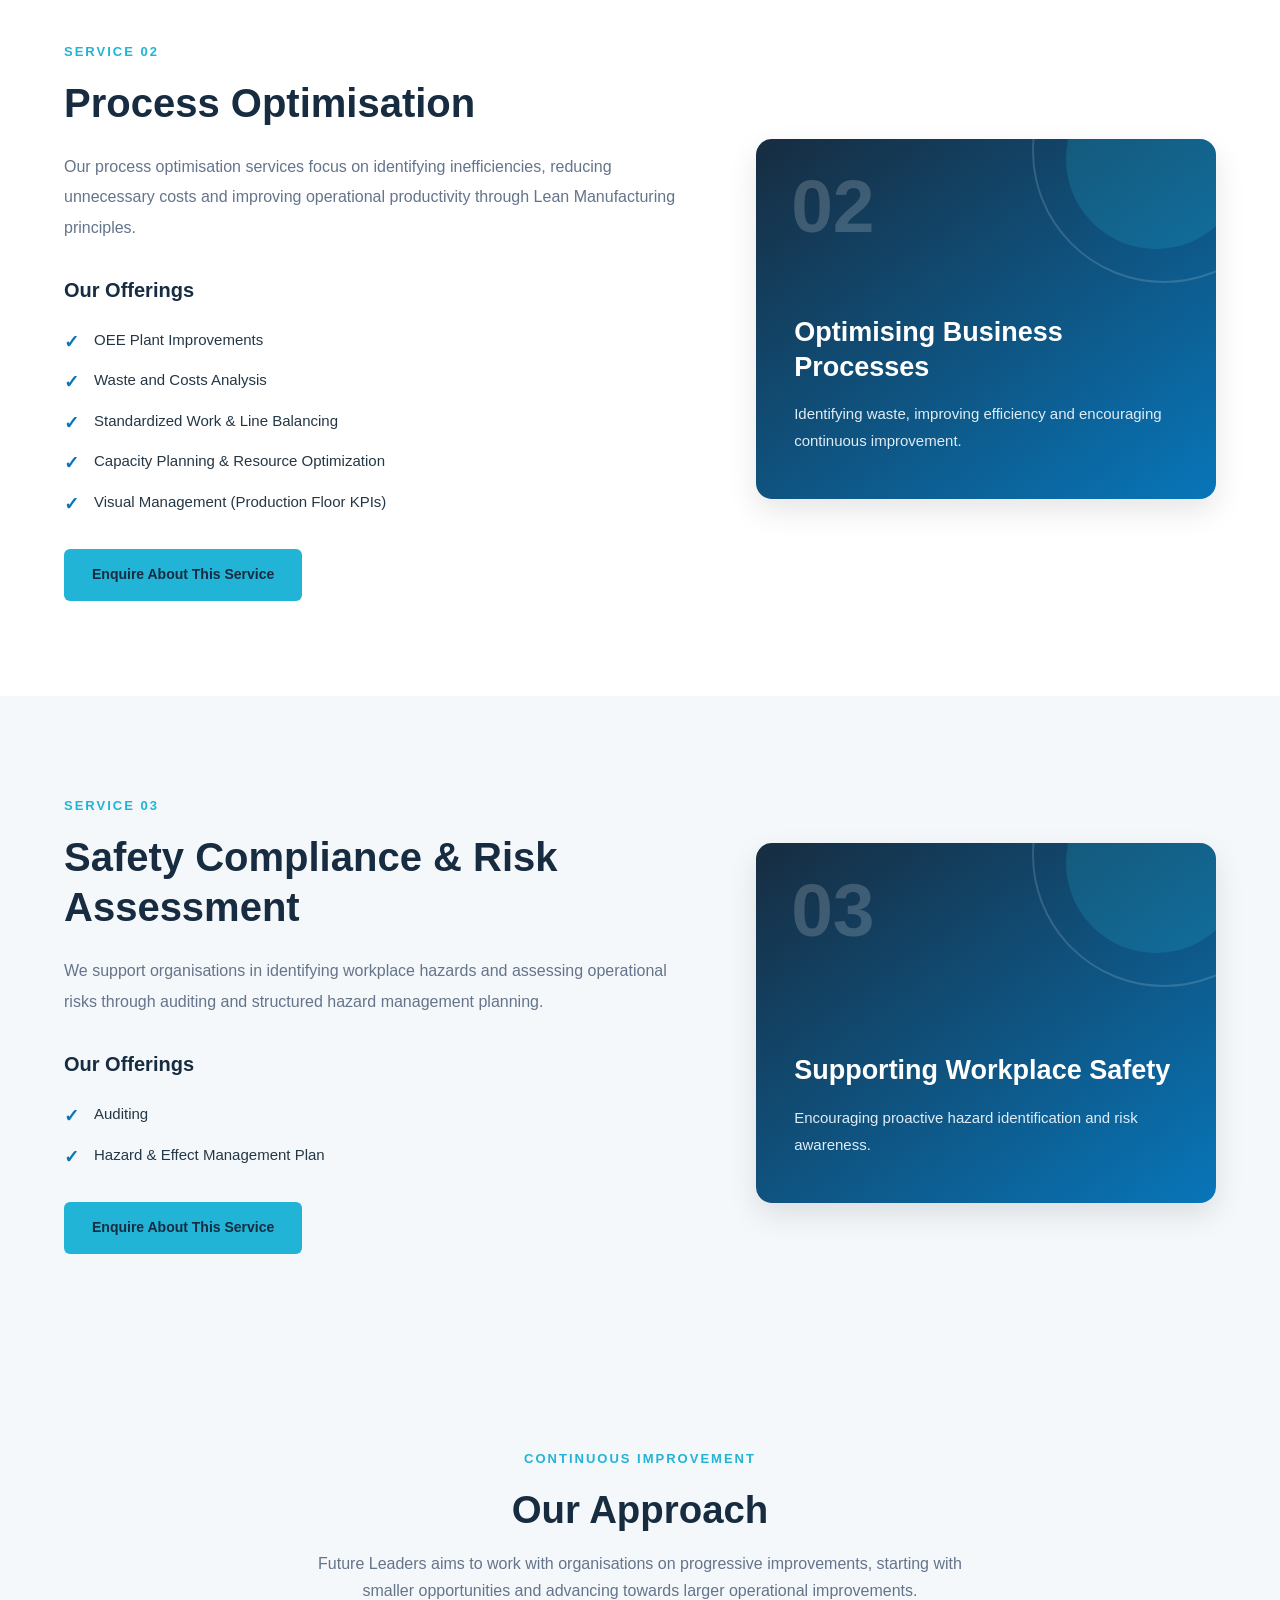
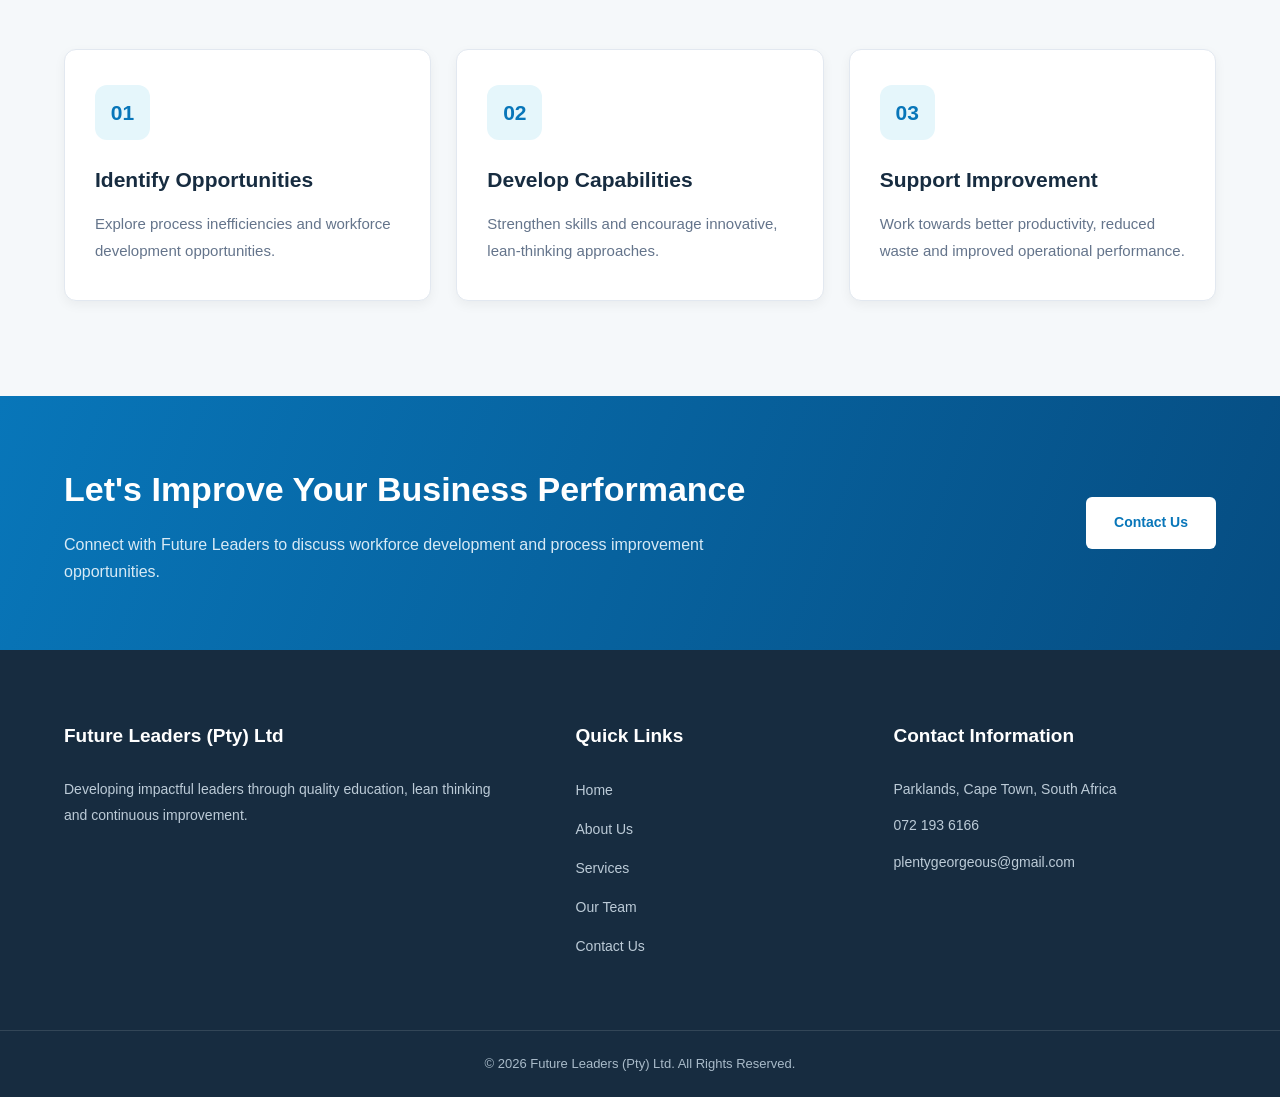
<file: services.html>
<!DOCTYPE html>
<html lang="en">

<head>
    <meta charset="UTF-8">
    <meta name="viewport"
          content="width=device-width, initial-scale=1.0">

    <meta name="description"
          content="Explore Future Leaders (Pty) Ltd services in workforce capacity development, Lean Manufacturing, process optimisation, safety compliance and risk assessment.">

    <title>Our Services | Future Leaders (Pty) Ltd</title>

    <link rel="stylesheet" href="css/style.css">
    <link rel="stylesheet" href="css/responsive.css">

    <script src="javascript/main.js" defer></script>
</head>

<body>

    <!-- HEADER -->
    <header class="site-header">
        <div class="container header-container">

            <a href="index.html" class="logo">
                <span class="logo-symbol">FL</span>
                <span class="logo-text">
                    <strong>FUTURE LEADERS</strong>
                    <small>(PTY) LTD</small>
                </span>
            </a>

            <button class="menu-toggle"
                    type="button"
                    aria-label="Toggle navigation"
                    aria-controls="primary-navigation"
                    aria-expanded="false">
                <span></span>
                <span></span>
                <span></span>
            </button>

            <nav class="navigation"
                 id="primary-navigation"
                 aria-label="Main navigation">

                <ul class="nav-links">
                    <li>
                        <a href="index.html">Home</a>
                    </li>
                    <li>
                        <a href="about.html">About Us</a>
                    </li>
                    <li>
                        <a href="services.html"
                           class="active"
                           aria-current="page">Services</a>
                    </li>
                    <li>
                        <a href="team.html">Our Team</a>
                    </li>
                    <li>
                        <a href="contact.html"
                           class="nav-contact">Contact Us</a>
                    </li>
                </ul>

            </nav>
        </div>
    </header>

    <main>

        <!-- SERVICES HERO -->
        <section class="services-hero">
            <div class="container services-hero-content">

                <span class="section-tag">
                    WHAT WE OFFER
                </span>

                <h1>Our Services</h1>

                <p>
                    Developing workforce capabilities,
                    optimising operational processes
                    and supporting workplace safety
                    through practical business solutions.
                </p>

            </div>
        </section>

        <!-- SERVICES INTRODUCTION -->
        <section class="services-introduction section">
            <div class="container">

                <div class="section-heading center">
                    <span class="section-tag">
                        OUR EXPERTISE
                    </span>

                    <h2>
                        Supporting People, Processes
                        and Performance
                    </h2>

                    <p>
                        Future Leaders specialises in
                        skills development and Lean
                        Manufacturing process optimisation,
                        providing services to SETAs,
                        colleges and corporate organisations.
                    </p>
                </div>

            </div>
        </section>

        <!-- WORKFORCE CAPACITY DEVELOPMENT -->
        <section class="service-detail-section section"
                 id="workforce-development">

            <div class="container">

                <div class="service-detail-grid">

                    <div class="service-detail-content">

                        <span class="section-tag">
                            SERVICE 01
                        </span>

                        <h2>
                            Workforce Capacity Development
                        </h2>

                        <p>
                            We focus on developing workforce
                            capabilities through structured
                            training and development
                            initiatives that support
                            organisational performance.
                        </p>

                        <h3>Our Offerings</h3>

                        <ul class="service-offerings">
                            <li>
                                Occupational and
                                Learnerships Training
                            </li>

                            <li>
                                World Class Manufacturing
                                Principles (Lean)
                            </li>

                            <li>
                                Training and Development
                            </li>
                        </ul>

                        <a href="contact.html"
                           class="btn btn-primary service-btn">
                            Enquire About This Service
                        </a>

                    </div>

                    <div class="service-detail-visual">
                        <div class="service-visual-card">

                            <span class="service-visual-number">
                                01
                            </span>

                            <h3>Developing Workforce Capabilities</h3>

                            <p>
                                Building knowledge,
                                practical skills and
                                lean-thinking capabilities.
                            </p>

                        </div>
                    </div>

                </div>

            </div>
        </section>

        <!-- PROCESS OPTIMISATION -->
        <section class="service-detail-section alternate section"
                 id="process-optimisation">

            <div class="container">

                <div class="service-detail-grid">

                    <div class="service-detail-content">

                        <span class="section-tag">
                            SERVICE 02
                        </span>

                        <h2>Process Optimisation</h2>

                        <p>
                            Our process optimisation
                            services focus on identifying
                            inefficiencies, reducing
                            unnecessary costs and
                            improving operational
                            productivity through
                            Lean Manufacturing principles.
                        </p>

                        <h3>Our Offerings</h3>

                        <ul class="service-offerings">
                            <li>OEE Plant Improvements</li>

                            <li>Waste and Costs Analysis</li>

                            <li>
                                Standardized Work
                                &amp; Line Balancing
                            </li>

                            <li>
                                Capacity Planning
                                &amp; Resource Optimization
                            </li>

                            <li>
                                Visual Management
                                (Production Floor KPIs)
                            </li>
                        </ul>

                        <a href="contact.html"
                           class="btn btn-primary service-btn">
                            Enquire About This Service
                        </a>

                    </div>

                    <div class="service-detail-visual">
                        <div class="service-visual-card">

                            <span class="service-visual-number">
                                02
                            </span>

                            <h3>Optimising Business Processes</h3>

                            <p>
                                Identifying waste,
                                improving efficiency
                                and encouraging
                                continuous improvement.
                            </p>

                        </div>
                    </div>

                </div>

            </div>
        </section>

        <!-- SAFETY COMPLIANCE -->
        <section class="service-detail-section section"
                 id="safety-compliance">

            <div class="container">

                <div class="service-detail-grid">

                    <div class="service-detail-content">

                        <span class="section-tag">
                            SERVICE 03
                        </span>

                        <h2>
                            Safety Compliance
                            &amp; Risk Assessment
                        </h2>

                        <p>
                            We support organisations
                            in identifying workplace
                            hazards and assessing
                            operational risks through
                            auditing and structured
                            hazard management planning.
                        </p>

                        <h3>Our Offerings</h3>

                        <ul class="service-offerings">
                            <li>Auditing</li>

                            <li>
                                Hazard &amp; Effect
                                Management Plan
                            </li>
                        </ul>

                        <a href="contact.html"
                           class="btn btn-primary service-btn">
                            Enquire About This Service
                        </a>

                    </div>

                    <div class="service-detail-visual">
                        <div class="service-visual-card">

                            <span class="service-visual-number">
                                03
                            </span>

                            <h3>
                                Supporting Workplace Safety
                            </h3>

                            <p>
                                Encouraging proactive
                                hazard identification
                                and risk awareness.
                            </p>

                        </div>
                    </div>

                </div>

            </div>
        </section>

        <!-- OUR APPROACH -->
        <section class="services-approach section">

            <div class="container">

                <div class="section-heading center">

                    <span class="section-tag">
                        CONTINUOUS IMPROVEMENT
                    </span>

                    <h2>Our Approach</h2>

                    <p>
                        Future Leaders aims to work
                        with organisations on progressive
                        improvements, starting with
                        smaller opportunities and
                        advancing towards larger
                        operational improvements.
                    </p>

                </div>

                <div class="approach-grid">

                    <article class="approach-card">

                        <span class="approach-number">01</span>

                        <h3>Identify Opportunities</h3>

                        <p>
                            Explore process inefficiencies
                            and workforce development
                            opportunities.
                        </p>

                    </article>

                    <article class="approach-card">

                        <span class="approach-number">02</span>

                        <h3>Develop Capabilities</h3>

                        <p>
                            Strengthen skills and
                            encourage innovative,
                            lean-thinking approaches.
                        </p>

                    </article>

                    <article class="approach-card">

                        <span class="approach-number">03</span>

                        <h3>Support Improvement</h3>

                        <p>
                            Work towards better
                            productivity, reduced
                            waste and improved
                            operational performance.
                        </p>

                    </article>

                </div>

            </div>
        </section>

        <!-- CONTACT CALL TO ACTION -->
        <section class="cta-section">
            <div class="container cta-container">

                <div>
                    <h2>
                        Let's Improve Your Business Performance
                    </h2>

                    <p>
                        Connect with Future Leaders
                        to discuss workforce development
                        and process improvement
                        opportunities.
                    </p>
                </div>

                <a href="contact.html"
                   class="btn btn-light">
                    Contact Us
                </a>

            </div>
        </section>

    </main>

    <!-- FOOTER -->
    <footer class="site-footer">

        <div class="container footer-grid">

            <div class="footer-about">
                <h3>Future Leaders (Pty) Ltd</h3>

                <p>
                    Developing impactful leaders
                    through quality education,
                    lean thinking and continuous
                    improvement.
                </p>
            </div>

            <div class="footer-links">
                <h3>Quick Links</h3>

                <ul>
                    <li><a href="index.html">Home</a></li>
                    <li><a href="about.html">About Us</a></li>
                    <li><a href="services.html">Services</a></li>
                    <li><a href="team.html">Our Team</a></li>
                    <li><a href="contact.html">Contact Us</a></li>
                </ul>
            </div>

            <div class="footer-contact">
                <h3>Contact Information</h3>

                <p>
                    Parklands, Cape Town, South Africa
                </p>

                <p>
                    <a href="tel:+27721936166">
                        072 193 6166
                    </a>
                </p>

                <p>
                    <a href="mailto:plentygeorgeous@gmail.com">
                        plentygeorgeous@gmail.com
                    </a>
                </p>
            </div>

        </div>

        <div class="footer-bottom">
            <div class="container">

                <p>
                    &copy;
                    <span id="current-year">2026</span>
                    Future Leaders (Pty) Ltd.
                    All Rights Reserved.
                </p>

            </div>
        </div>
    </footer>

</body>
</html>
</file>
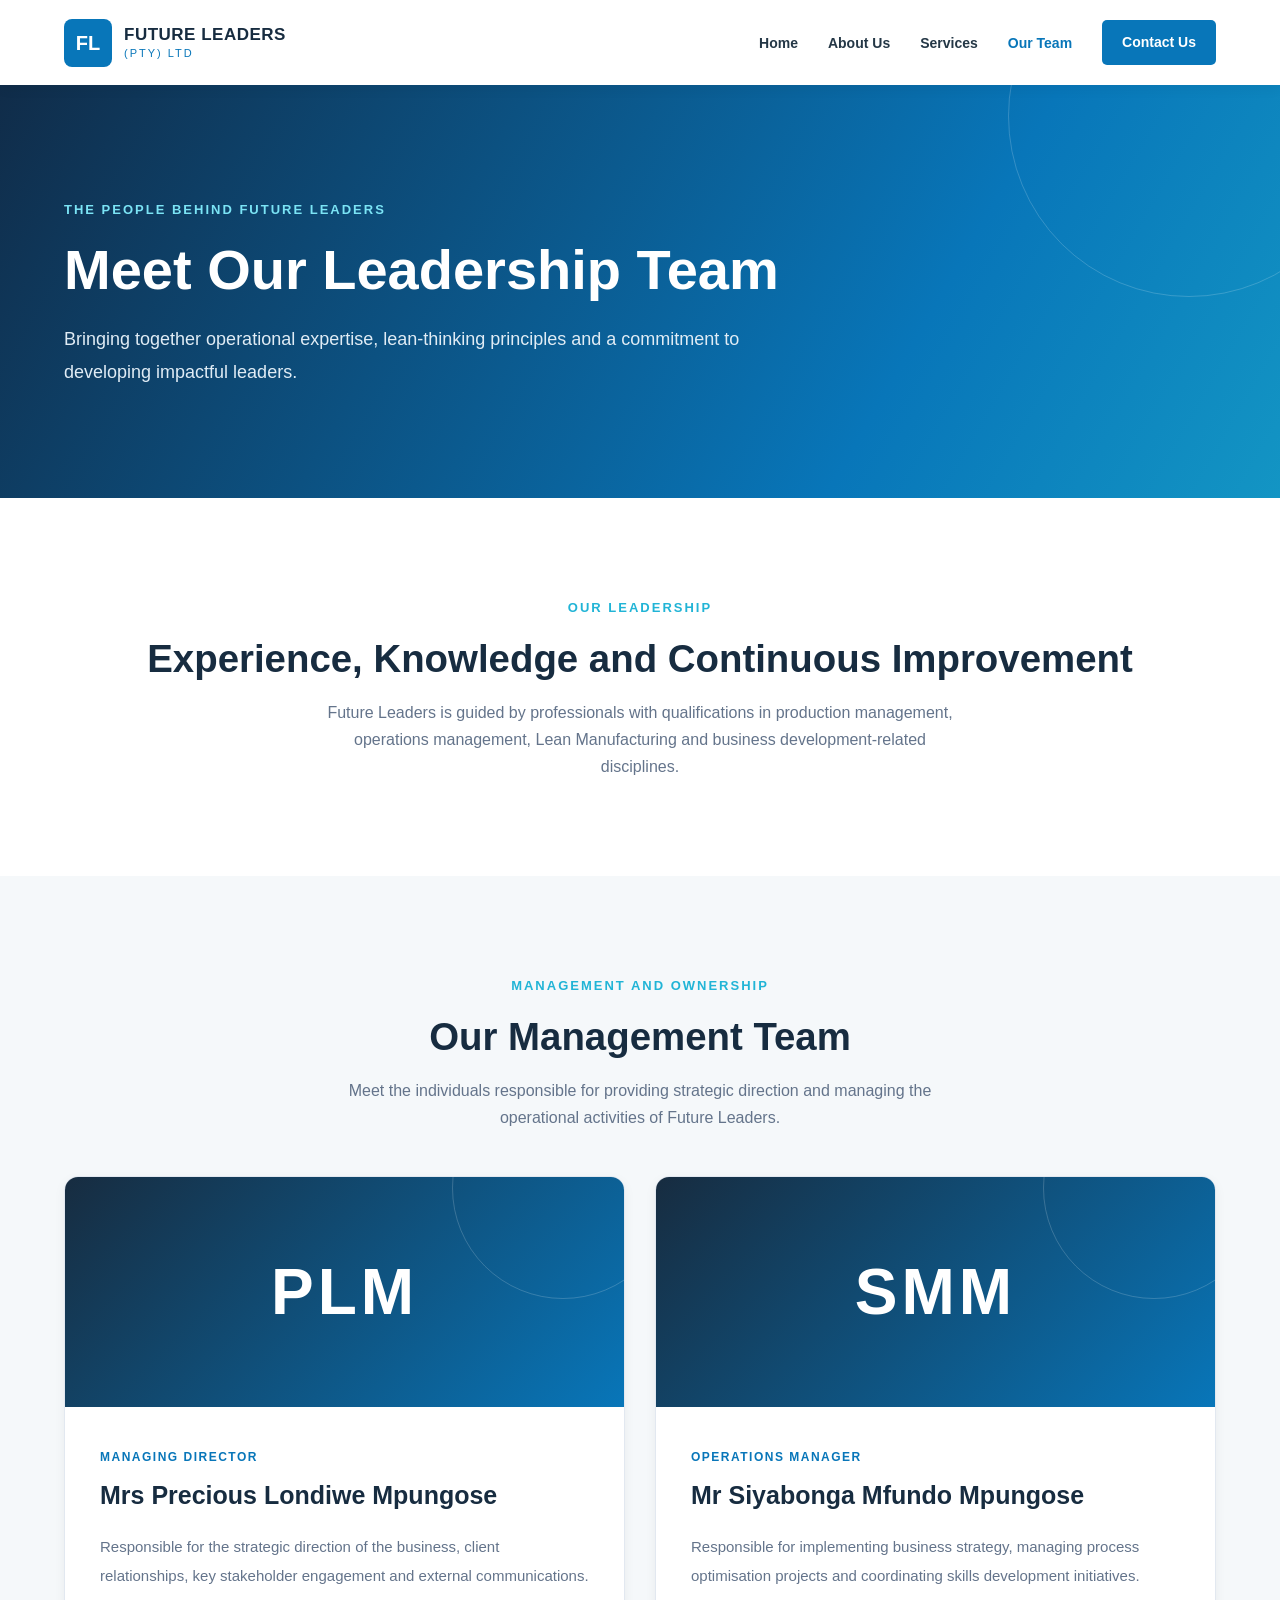
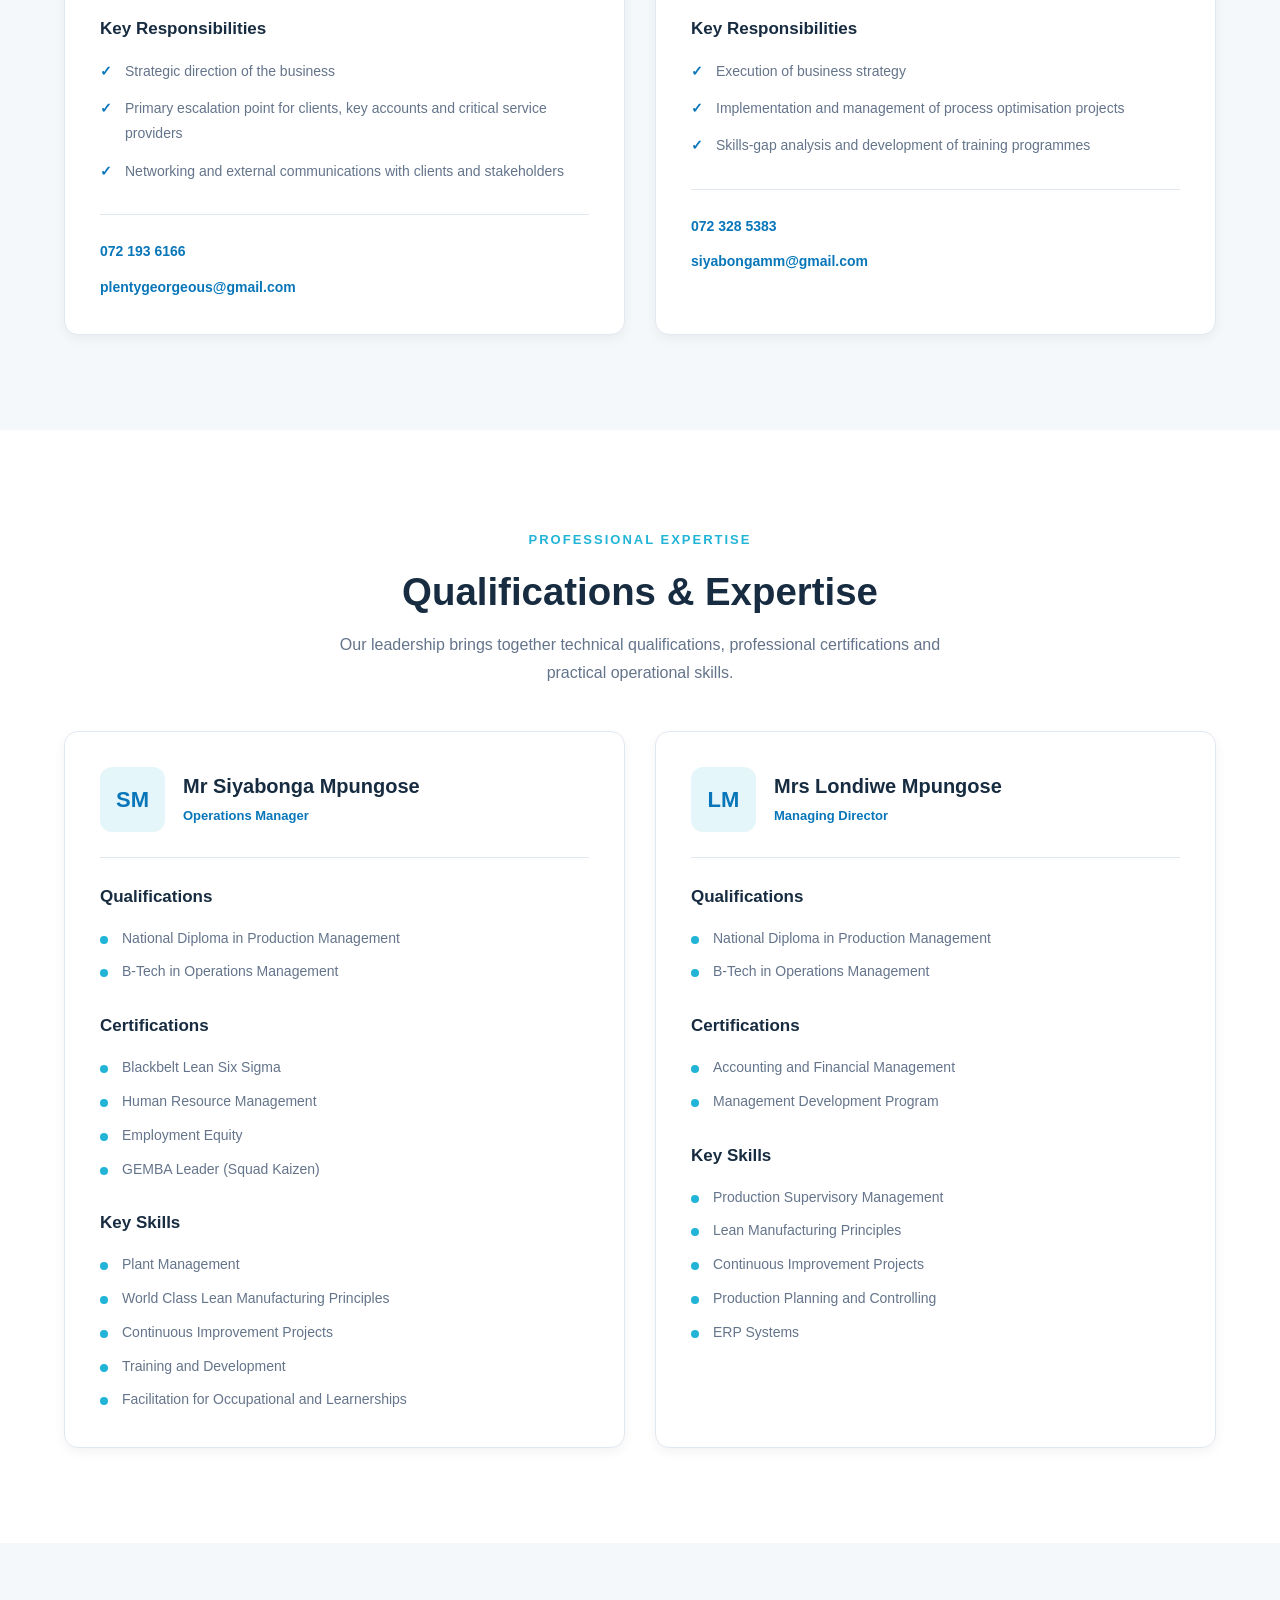
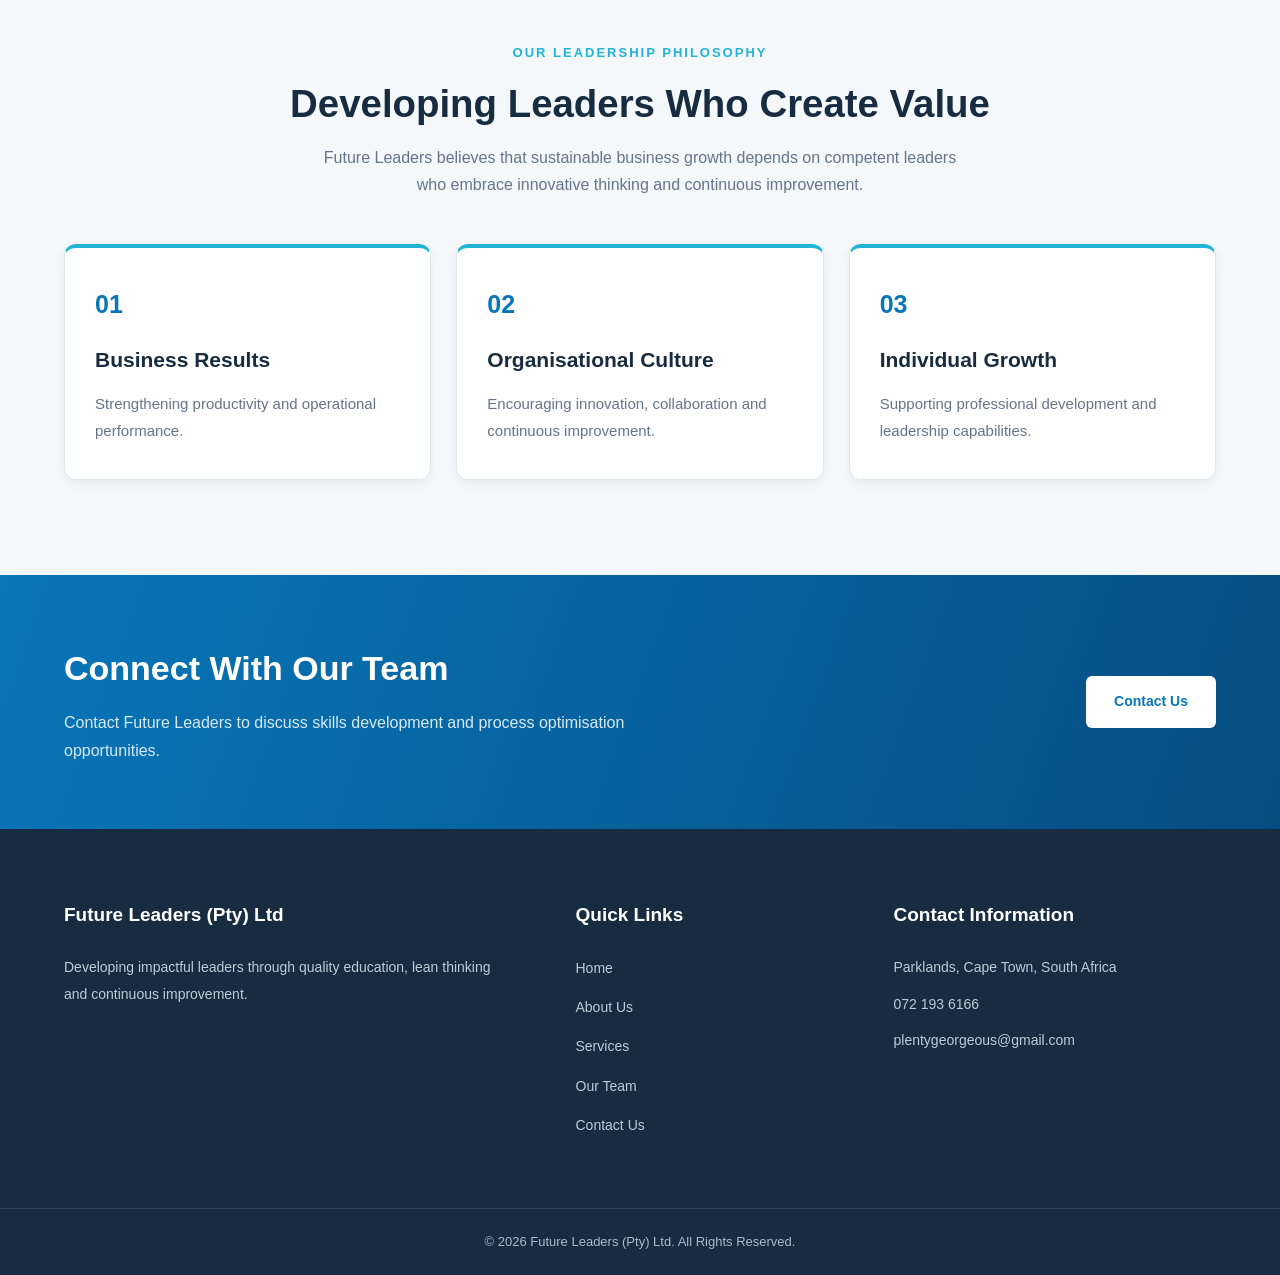
<file: team.html>
<!DOCTYPE html>
<html lang="en">

<head>
    <meta charset="UTF-8">

    <meta name="viewport"
          content="width=device-width, initial-scale=1.0">

    <meta name="description"
          content="Meet the leadership team of Future Leaders (Pty) Ltd and explore their qualifications, professional expertise and management responsibilities.">

    <title>Our Team | Future Leaders (Pty) Ltd</title>

    <!-- STYLESHEETS -->
    <link rel="stylesheet" href="css/style.css">
    <link rel="stylesheet" href="css/responsive.css">

    <!-- JAVASCRIPT -->
    <script src="javascript/main.js" defer></script>
</head>

<body>

    <!-- HEADER -->
    <header class="site-header">
        <div class="container header-container">

            <a href="index.html" class="logo">

                <span class="logo-symbol">FL</span>

                <span class="logo-text">
                    <strong>FUTURE LEADERS</strong>
                    <small>(PTY) LTD</small>
                </span>

            </a>

            <button class="menu-toggle"
                    type="button"
                    aria-label="Toggle navigation"
                    aria-controls="primary-navigation"
                    aria-expanded="false">

                <span></span>
                <span></span>
                <span></span>

            </button>

            <nav class="navigation"
                 id="primary-navigation"
                 aria-label="Main navigation">

                <ul class="nav-links">

                    <li>
                        <a href="index.html">Home</a>
                    </li>

                    <li>
                        <a href="about.html">About Us</a>
                    </li>

                    <li>
                        <a href="services.html">Services</a>
                    </li>

                    <li>
                        <a href="team.html"
                           class="active"
                           aria-current="page">
                            Our Team
                        </a>
                    </li>

                    <li>
                        <a href="contact.html"
                           class="nav-contact">
                            Contact Us
                        </a>
                    </li>

                </ul>

            </nav>

        </div>
    </header>

    <main>

        <!-- TEAM HERO -->
        <section class="team-hero">

            <div class="container team-hero-content">

                <span class="section-tag">
                    THE PEOPLE BEHIND FUTURE LEADERS
                </span>

                <h1>Meet Our Leadership Team</h1>

                <p>
                    Bringing together operational expertise,
                    lean-thinking principles and a commitment
                    to developing impactful leaders.
                </p>

            </div>

        </section>

        <!-- TEAM INTRODUCTION -->
        <section class="team-introduction section">

            <div class="container">

                <div class="section-heading center">

                    <span class="section-tag">
                        OUR LEADERSHIP
                    </span>

                    <h2>
                        Experience, Knowledge and
                        Continuous Improvement
                    </h2>

                    <p>
                        Future Leaders is guided by professionals
                        with qualifications in production
                        management, operations management,
                        Lean Manufacturing and business
                        development-related disciplines.
                    </p>

                </div>

            </div>

        </section>

        <!-- MANAGEMENT TEAM -->
        <section class="management-team section">

            <div class="container">

                <div class="section-heading center">

                    <span class="section-tag">
                        MANAGEMENT AND OWNERSHIP
                    </span>

                    <h2>Our Management Team</h2>

                    <p>
                        Meet the individuals responsible
                        for providing strategic direction
                        and managing the operational
                        activities of Future Leaders.
                    </p>

                </div>

                <div class="team-grid">

                    <!-- MANAGING DIRECTOR -->
                    <article class="team-card">

                        <div class="team-photo-placeholder"
                             aria-hidden="true">

                            <span>PLM</span>

                        </div>

                        <div class="team-card-content">

                            <span class="team-role">
                                Managing Director
                            </span>

                            <h3>
                                Mrs Precious Londiwe Mpungose
                            </h3>

                            <p class="team-summary">
                                Responsible for the strategic
                                direction of the business,
                                client relationships,
                                key stakeholder engagement
                                and external communications.
                            </p>

                            <h4>Key Responsibilities</h4>

                            <ul class="team-list">
                                <li>
                                    Strategic direction
                                    of the business
                                </li>

                                <li>
                                    Primary escalation point
                                    for clients, key accounts
                                    and critical service providers
                                </li>

                                <li>
                                    Networking and external
                                    communications with clients
                                    and stakeholders
                                </li>
                            </ul>

                            <div class="team-contact">

                                <a href="tel:+27721936166">
                                    072 193 6166
                                </a>

                                <a href="mailto:plentygeorgeous@gmail.com">
                                    plentygeorgeous@gmail.com
                                </a>

                            </div>

                        </div>

                    </article>

                    <!-- OPERATIONS MANAGER -->
                    <article class="team-card">

                        <div class="team-photo-placeholder"
                             aria-hidden="true">

                            <span>SMM</span>

                        </div>

                        <div class="team-card-content">

                            <span class="team-role">
                                Operations Manager
                            </span>

                            <h3>
                                Mr Siyabonga Mfundo Mpungose
                            </h3>

                            <p class="team-summary">
                                Responsible for implementing
                                business strategy, managing
                                process optimisation projects
                                and coordinating skills
                                development initiatives.
                            </p>

                            <h4>Key Responsibilities</h4>

                            <ul class="team-list">
                                <li>
                                    Execution of business strategy
                                </li>

                                <li>
                                    Implementation and management
                                    of process optimisation projects
                                </li>

                                <li>
                                    Skills-gap analysis
                                    and development of training
                                    programmes
                                </li>
                            </ul>

                            <div class="team-contact">

                                <a href="tel:+27723285383">
                                    072 328 5383
                                </a>

                                <a href="mailto:siyabongamm@gmail.com">
                                    siyabongamm@gmail.com
                                </a>

                            </div>

                        </div>

                    </article>

                </div>

            </div>

        </section>

        <!-- PROFESSIONAL CREDENTIALS -->
        <section class="team-credentials section">

            <div class="container">

                <div class="section-heading center">

                    <span class="section-tag">
                        PROFESSIONAL EXPERTISE
                    </span>

                    <h2>Qualifications & Expertise</h2>

                    <p>
                        Our leadership brings together
                        technical qualifications,
                        professional certifications
                        and practical operational skills.
                    </p>

                </div>

                <div class="credentials-grid">

                    <!-- SIYABONGA -->
                    <article class="credentials-card">

                        <div class="credentials-heading">

                            <span class="credentials-initials">
                                SM
                            </span>

                            <div>
                                <h3>Mr Siyabonga Mpungose</h3>
                                <p>Operations Manager</p>
                            </div>

                        </div>

                        <div class="credentials-group">

                            <h4>Qualifications</h4>

                            <ul>
                                <li>
                                    National Diploma in
                                    Production Management
                                </li>

                                <li>
                                    B-Tech in Operations
                                    Management
                                </li>
                            </ul>

                        </div>

                        <div class="credentials-group">

                            <h4>Certifications</h4>

                            <ul>
                                <li>Blackbelt Lean Six Sigma</li>
                                <li>Human Resource Management</li>
                                <li>Employment Equity</li>
                                <li>GEMBA Leader (Squad Kaizen)</li>
                            </ul>

                        </div>

                        <div class="credentials-group">

                            <h4>Key Skills</h4>

                            <ul>
                                <li>Plant Management</li>
                                <li>
                                    World Class Lean
                                    Manufacturing Principles
                                </li>
                                <li>
                                    Continuous Improvement Projects
                                </li>
                                <li>Training and Development</li>
                                <li>
                                    Facilitation for Occupational
                                    and Learnerships
                                </li>
                            </ul>

                        </div>

                    </article>

                    <!-- LONDIWE -->
                    <article class="credentials-card">

                        <div class="credentials-heading">

                            <span class="credentials-initials">
                                LM
                            </span>

                            <div>
                                <h3>Mrs Londiwe Mpungose</h3>
                                <p>Managing Director</p>
                            </div>

                        </div>

                        <div class="credentials-group">

                            <h4>Qualifications</h4>

                            <ul>
                                <li>
                                    National Diploma in
                                    Production Management
                                </li>

                                <li>
                                    B-Tech in Operations
                                    Management
                                </li>
                            </ul>

                        </div>

                        <div class="credentials-group">

                            <h4>Certifications</h4>

                            <ul>
                                <li>
                                    Accounting and
                                    Financial Management
                                </li>

                                <li>
                                    Management Development Program
                                </li>
                            </ul>

                        </div>

                        <div class="credentials-group">

                            <h4>Key Skills</h4>

                            <ul>
                                <li>
                                    Production Supervisory
                                    Management
                                </li>

                                <li>
                                    Lean Manufacturing Principles
                                </li>

                                <li>
                                    Continuous Improvement Projects
                                </li>

                                <li>
                                    Production Planning and
                                    Controlling
                                </li>

                                <li>ERP Systems</li>
                            </ul>

                        </div>

                    </article>

                </div>

            </div>

        </section>

        <!-- LEADERSHIP APPROACH -->
        <section class="team-philosophy section">

            <div class="container">

                <div class="section-heading center">

                    <span class="section-tag">
                        OUR LEADERSHIP PHILOSOPHY
                    </span>

                    <h2>Developing Leaders Who Create Value</h2>

                    <p>
                        Future Leaders believes that
                        sustainable business growth depends
                        on competent leaders who embrace
                        innovative thinking and continuous
                        improvement.
                    </p>

                </div>

                <div class="team-pillars-grid">

                    <article class="team-pillar-card">
                        <span class="team-pillar-number">01</span>
                        <h3>Business Results</h3>
                        <p>
                            Strengthening productivity
                            and operational performance.
                        </p>
                    </article>

                    <article class="team-pillar-card">
                        <span class="team-pillar-number">02</span>
                        <h3>Organisational Culture</h3>
                        <p>
                            Encouraging innovation,
                            collaboration and
                            continuous improvement.
                        </p>
                    </article>

                    <article class="team-pillar-card">
                        <span class="team-pillar-number">03</span>
                        <h3>Individual Growth</h3>
                        <p>
                            Supporting professional
                            development and leadership
                            capabilities.
                        </p>
                    </article>

                </div>

            </div>

        </section>

        <!-- CONTACT CTA -->
        <section class="cta-section">

            <div class="container cta-container">

                <div>
                    <h2>
                        Connect With Our Team
                    </h2>

                    <p>
                        Contact Future Leaders to discuss
                        skills development and
                        process optimisation opportunities.
                    </p>
                </div>

                <a href="contact.html"
                   class="btn btn-light">
                    Contact Us
                </a>

            </div>

        </section>

    </main>

    <!-- FOOTER -->
    <footer class="site-footer">

        <div class="container footer-grid">

            <div class="footer-about">

                <h3>Future Leaders (Pty) Ltd</h3>

                <p>
                    Developing impactful leaders through
                    quality education, lean thinking
                    and continuous improvement.
                </p>

            </div>

            <div class="footer-links">

                <h3>Quick Links</h3>

                <ul>
                    <li><a href="index.html">Home</a></li>
                    <li><a href="about.html">About Us</a></li>
                    <li><a href="services.html">Services</a></li>
                    <li><a href="team.html">Our Team</a></li>
                    <li><a href="contact.html">Contact Us</a></li>
                </ul>

            </div>

            <div class="footer-contact">

                <h3>Contact Information</h3>

                <p>Parklands, Cape Town, South Africa</p>

                <p>
                    <a href="tel:+27721936166">
                        072 193 6166
                    </a>
                </p>

                <p>
                    <a href="mailto:plentygeorgeous@gmail.com">
                        plentygeorgeous@gmail.com
                    </a>
                </p>

            </div>

        </div>

        <div class="footer-bottom">

            <div class="container">

                <p>
                    &copy;
                    <span id="current-year">2026</span>
                    Future Leaders (Pty) Ltd.
                    All Rights Reserved.
                </p>

            </div>

        </div>

    </footer>

</body>
</html>
</file>
<file: css/style.css>
/* GLOBAL VARIABLES */

:root {
    --primary-blue: #0876B9;
    --secondary-blue: #21B4D6;
    --dark-navy: #172C40;
    --light-bg: #F5F8FA;
    --white: #FFFFFF;
    --text-dark: #243746;
    --text-gray: #64748B;
    --border-color: #E2E8F0;

    --shadow-sm: 0 4px 12px rgba(0, 0, 0, 0.05);
    --shadow-md: 0 12px 30px rgba(0, 0, 0, 0.10);

    --transition: all 0.3s ease;
    --container-width: 1200px;
}

/* RESET */

* {
    margin: 0;
    padding: 0;
    box-sizing: border-box;
}

html {
    scroll-behavior: smooth;
}

body {
    font-family: "Segoe UI", Arial, sans-serif;
    background: var(--white);
    color: var(--text-dark);
    line-height: 1.7;
    overflow-x: hidden;
}

a {
    text-decoration: none;
    color: inherit;
}

ul {
    list-style: none;
}

button {
    font: inherit;
    cursor: pointer;
}

a:focus-visible,
button:focus-visible {
    outline: 3px solid var(--secondary-blue);
    outline-offset: 4px;
}

/* CONTAINER */

.container {
    width: 90%;
    max-width: var(--container-width);
    margin: 0 auto;
}

.section {
    padding: 95px 0;
}

/* SHARED TYPOGRAPHY */

.section-tag {
    display: inline-block;
    color: var(--secondary-blue);
    font-size: 13px;
    font-weight: 700;
    letter-spacing: 2px;
    text-transform: uppercase;
    margin-bottom: 15px;
}

.section-heading {
    margin-bottom: 45px;
}

.section-heading.center {
    text-align: center;
}

.section-heading h2 {
    font-size: clamp(28px, 3vw, 40px);
    color: var(--dark-navy);
    line-height: 1.3;
    margin-bottom: 15px;
}

.section-heading p {
    max-width: 650px;
    margin: 0 auto;
    color: var(--text-gray);
    font-size: 16px;
}

/* BUTTONS */

.btn {
    display: inline-flex;
    align-items: center;
    justify-content: center;
    text-align: center;
    padding: 14px 28px;
    border-radius: 6px;
    font-size: 14px;
    font-weight: 600;
    transition: var(--transition);
}

.btn-primary {
    background: var(--secondary-blue);
    color: var(--dark-navy);
}

.btn-primary:hover {
    background: var(--white);
    color: var(--primary-blue);
    transform: translateY(-3px);
    box-shadow: var(--shadow-md);
}

.btn-outline {
    color: var(--white);
    border: 1px solid rgba(255, 255, 255, 0.75);
}

.btn-outline:hover {
    background: var(--white);
    color: var(--primary-blue);
}

.btn-light {
    background: var(--white);
    color: var(--primary-blue);
}

.btn-light:hover {
    background: var(--dark-navy);
    color: var(--white);
    transform: translateY(-3px);
}

/*HEADER*/

.site-header {
    width: 100%;
    background: var(--white);
    position: sticky;
    top: 0;
    z-index: 1000;
    box-shadow: var(--shadow-sm);
}

.header-container {
    display: flex;
    align-items: center;
    justify-content: space-between;
    gap: 30px;
    min-height: 85px;
}

/* LOGO */

.logo {
    display: flex;
    align-items: center;
    gap: 12px;
    flex-shrink: 0;
}

.logo-symbol {
    width: 48px;
    height: 48px;
    display: flex;
    align-items: center;
    justify-content: center;
    background: var(--primary-blue);
    color: var(--white);
    font-size: 20px;
    font-weight: 800;
    border-radius: 8px;
}

.logo-text {
    display: flex;
    flex-direction: column;
    line-height: 1.3;
}

.logo-text strong {
    color: var(--dark-navy);
    font-size: 17px;
    letter-spacing: 0.5px;
}

.logo-text small {
    color: var(--primary-blue);
    font-size: 11px;
    letter-spacing: 2px;
}

/* NAVIGATION */

.nav-links {
    display: flex;
    align-items: center;
    gap: 30px;
}

.nav-links a {
    font-size: 14px;
    font-weight: 600;
    color: var(--text-dark);
    transition: var(--transition);
}

.nav-links a:hover,
.nav-links a.active {
    color: var(--primary-blue);
}

.nav-links .nav-contact {
    display: inline-block;
    background: var(--primary-blue);
    color: var(--white);
    padding: 11px 20px;
    border-radius: 5px;
}

.nav-links .nav-contact:hover {
    background: var(--dark-navy);
    color: var(--white);
}

/* MOBILE MENU BUTTON */

.menu-toggle {
    display: none;
    background: transparent;
    border: none;
    flex-direction: column;
    gap: 5px;
    padding: 8px;
}

.menu-toggle span {
    display: block;
    width: 25px;
    height: 3px;
    background: var(--dark-navy);
    border-radius: 3px;
    transition: var(--transition);
}

/* HERO SECTION*/

.hero {
    position: relative;
    background: linear-gradient(
        125deg,
        #102C49 0%,
        #0876B9 70%,
        #1395C4 100%
    );
    overflow: hidden;
}

.hero::before {
    content: "";
    position: absolute;
    width: 500px;
    height: 500px;
    border: 1px solid rgba(255, 255, 255, 0.1);
    border-radius: 50%;
    top: -300px;
    right: -150px;
    pointer-events: none;
}

.hero-container {
    min-height: 580px;
    display: grid;
    grid-template-columns: 1.2fr 0.8fr;
    align-items: center;
    gap: 50px;
    padding: 75px 0;
}

.hero-content {
    position: relative;
    z-index: 2;
}

.hero-content .section-tag {
    color: #7BE4F5;
}

.hero-content h1 {
    color: var(--white);
    font-size: clamp(36px, 4vw, 56px);
    font-weight: 800;
    line-height: 1.18;
    margin-bottom: 25px;
}

.hero-content h1 span {
    display: block;
    color: #7BE4F5;
}

.hero-content p {
    max-width: 570px;
    color: #E0ECF5;
    font-size: 17px;
    line-height: 1.9;
    margin-bottom: 35px;
}

.hero-buttons {
    display: flex;
    flex-wrap: wrap;
    gap: 15px;
}

/* HERO VISUAL */

.hero-visual {
    display: flex;
    align-items: center;
    justify-content: center;
    min-height: 400px;
    position: relative;
}

.hero-shape {
    width: 330px;
    height: 330px;
    position: relative;
    border-radius: 50%;
    border: 2px solid rgba(255, 255, 255, 0.35);
    background: radial-gradient(
        circle at center,
        rgba(33, 180, 214, 0.28),
        rgba(255, 255, 255, 0.03)
    );
    box-shadow: 0 0 80px rgba(33, 180, 214, 0.15);
}

.hero-shape::before {
    content: "FL";
    position: absolute;
    inset: 75px;
    display: flex;
    align-items: center;
    justify-content: center;
    border-radius: 50%;
    background: rgba(255, 255, 255, 0.12);
    border: 1px solid rgba(255, 255, 255, 0.3);
    color: var(--white);
    font-size: 70px;
    font-weight: 800;
}

.hero-shape span {
    position: absolute;
    background: var(--white);
    color: var(--primary-blue);
    padding: 10px 18px;
    border-radius: 30px;
    font-size: 11px;
    font-weight: 800;
    letter-spacing: 1px;
    box-shadow: var(--shadow-md);
    white-space: nowrap;
}

.hero-shape span:nth-child(1) {
    top: 20px;
    right: -30px;
}

.hero-shape span:nth-child(2) {
    left: -45px;
    top: 145px;
}

.hero-shape span:nth-child(3) {
    bottom: 25px;
    right: -20px;
}

/* ABOUT SECTION*/

.about-preview {
    background: var(--white);
}

.about-content {
    display: grid;
    grid-template-columns: 1.3fr 0.7fr;
    gap: 65px;
    align-items: start;
}

.about-description p {
    font-size: 16px;
    line-height: 1.9;
    color: var(--text-gray);
    margin-bottom: 20px;
}

.text-link {
    display: inline-block;
    color: var(--primary-blue);
    font-weight: 700;
    font-size: 15px;
    margin-top: 15px;
    transition: var(--transition);
}

.text-link:hover {
    color: var(--secondary-blue);
}

.about-pillars {
    background: var(--light-bg);
    border-left: 4px solid var(--secondary-blue);
    padding: 35px;
    border-radius: 8px;
}

.about-pillars h3 {
    font-size: 21px;
    color: var(--dark-navy);
    margin-bottom: 25px;
}

.about-pillars ul {
    display: flex;
    flex-direction: column;
    gap: 18px;
}

.about-pillars li {
    position: relative;
    padding-left: 25px;
    font-weight: 600;
    color: var(--text-dark);
}

.about-pillars li::before {
    content: "";
    position: absolute;
    left: 0;
    top: 9px;
    width: 10px;
    height: 10px;
    background: var(--secondary-blue);
    border-radius: 50%;
}

/* SERVICES SECTION*/

.services-preview {
    background: var(--light-bg);
}

.services-grid {
    display: grid;
    grid-template-columns: repeat(3, minmax(0, 1fr));
    gap: 25px;
}

.service-card {
    background: var(--white);
    padding: 40px 30px;
    border-radius: 10px;
    box-shadow: var(--shadow-sm);
    border: 1px solid var(--border-color);
    border-bottom: 4px solid transparent;
    transition: var(--transition);
}

.service-card:hover {
    transform: translateY(-8px);
    border-bottom-color: var(--secondary-blue);
    box-shadow: var(--shadow-md);
}

.service-number {
    display: flex;
    align-items: center;
    justify-content: center;
    width: 60px;
    height: 60px;
    margin-bottom: 30px;
    border-radius: 12px;
    background: #E5F6FB;
    color: var(--primary-blue);
    font-size: 23px;
    font-weight: 800;
}

.service-card h3 {
    color: var(--dark-navy);
    font-size: 21px;
    line-height: 1.4;
    margin-bottom: 18px;
}

.service-card p {
    color: var(--text-gray);
    font-size: 15px;
    line-height: 1.85;
    margin-bottom: 25px;
}

.service-card a {
    color: var(--primary-blue);
    font-size: 14px;
    font-weight: 700;
}

.service-card a:hover {
    color: var(--secondary-blue);
}

.section-action {
    text-align: center;
    margin-top: 45px;
}

.section-action .btn-primary:hover {
    background: var(--dark-navy);
    color: var(--white);
}

/*VISION AND MISSION */

.vision-mission {
    background: var(--white);
}

.vision-mission-grid {
    display: grid;
    grid-template-columns: repeat(2, minmax(0, 1fr));
    gap: 30px;
}

.vision-card,
.mission-card {
    border-radius: 12px;
    padding: 45px;
    min-height: 320px;
}

.vision-card {
    background: var(--dark-navy);
    color: var(--white);
}

.mission-card {
    background: #EAF7FC;
    color: var(--dark-navy);
}

.vision-card h2,
.mission-card h2 {
    font-size: 27px;
    line-height: 1.3;
    margin-bottom: 22px;
}

.vision-card p,
.mission-card p {
    font-size: 16px;
    line-height: 1.9;
}

.vision-card p {
    color: #E0EBF4;
}

.mission-card p {
    color: var(--text-dark);
}

/* CORE VALUES */

.values-section {
    background: var(--light-bg);
}

.values-grid {
    display: grid;
    grid-template-columns: repeat(5, minmax(0, 1fr));
    gap: 18px;
}

.value-item {
    display: flex;
    align-items: center;
    justify-content: center;
    text-align: center;
    min-height: 120px;
    padding: 20px;
    background: var(--white);
    border-radius: 10px;
    border-top: 4px solid var(--secondary-blue);
    font-size: 15px;
    font-weight: 700;
    color: var(--dark-navy);
    box-shadow: var(--shadow-sm);
    transition: var(--transition);
}

.value-item:hover {
    transform: translateY(-5px);
    box-shadow: var(--shadow-md);
}

/* CALL TO ACTION*/

.cta-section {
    background: linear-gradient(
        110deg,
        var(--primary-blue),
        #064D82
    );
    padding: 65px 0;
}

.cta-container {
    display: flex;
    justify-content: space-between;
    align-items: center;
    gap: 40px;
}

.cta-container h2 {
    color: var(--white);
    font-size: clamp(25px, 3vw, 34px);
    margin-bottom: 12px;
}

.cta-container p {
    color: #D8EAF5;
    font-size: 16px;
    max-width: 650px;
}

.cta-container .btn {
    flex-shrink: 0;
}

/* FOOTER*/

.site-footer {
    background: var(--dark-navy);
    color: var(--white);
}

.footer-grid {
    display: grid;
    grid-template-columns: 1.4fr 0.8fr 1fr;
    gap: 60px;
    padding: 70px 0;
}

.footer-grid h3 {
    font-size: 19px;
    margin-bottom: 23px;
    color: var(--white);
}

.footer-about p,
.footer-contact p {
    color: #BCCBD7;
    font-size: 14px;
    line-height: 1.9;
}

.footer-contact p {
    margin-bottom: 10px;
    overflow-wrap: anywhere;
}

.footer-links ul {
    display: flex;
    flex-direction: column;
    gap: 12px;
}

.footer-links a,
.footer-contact a {
    color: #BCCBD7;
    font-size: 14px;
    transition: var(--transition);
}

.footer-links a:hover,
.footer-contact a:hover {
    color: var(--secondary-blue);
}

.footer-bottom {
    border-top: 1px solid rgba(255, 255, 255, 0.12);
    padding: 22px 0;
}

.footer-bottom p {
    text-align: center;
    color: #A9BBC9;
    font-size: 13px;
}

/* ACCESSIBILITY */

@media (prefers-reduced-motion: reduce) {
    html {
        scroll-behavior: auto;
    }

    *,
    *::before,
    *::after {
        transition-duration: 0.01ms !important;
        animation-duration: 0.01ms !important;
    }
}

/*  ABOUT US PAGE*/

/* ABOUT HERO */

.about-hero {
    position: relative;
    background: linear-gradient(
        120deg,
        #102C49 0%,
        #0876B9 70%,
        #1395C4 100%
    );
    padding: 110px 0;
    overflow: hidden;
}

.about-hero::after {
    content: "";
    position: absolute;
    width: 350px;
    height: 350px;
    border: 1px solid rgba(255,255,255,0.18);
    border-radius: 50%;
    top: -130px;
    right: -80px;
    pointer-events: none;
}

.about-hero-content {
    position: relative;
    z-index: 1;
}

.about-hero .section-tag {
    color: #7BE4F5;
}

.about-hero h1 {
    color: var(--white);
    font-size: clamp(36px, 5vw, 56px);
    line-height: 1.2;
    margin-bottom: 20px;
}

.about-hero p {
    max-width: 680px;
    color: #E0ECF5;
    font-size: 18px;
    line-height: 1.8;
}

/* COMPANY OVERVIEW */

.company-overview {
    background: var(--white);
}

.company-overview-grid {
    display: grid;
    grid-template-columns: minmax(0, 1.4fr) minmax(0, 0.8fr);
    gap: 65px;
    align-items: start;
}

.company-story p {
    font-size: 16px;
    color: var(--text-gray);
    line-height: 1.95;
    margin-bottom: 22px;
}

.company-highlights {
    background: var(--light-bg);
    padding: 35px;
    border-radius: 12px;
    border-top: 4px solid var(--secondary-blue);
    box-shadow: var(--shadow-sm);
}

.company-highlights h3 {
    font-size: 23px;
    color: var(--dark-navy);
    margin-bottom: 25px;
}

.highlight-item {
    display: flex;
    flex-direction: column;
    gap: 5px;
    padding: 17px 0;
    border-bottom: 1px solid var(--border-color);
}

.highlight-item:last-child {
    border-bottom: none;
}

.highlight-item strong {
    font-size: 13px;
    color: var(--primary-blue);
    text-transform: uppercase;
    letter-spacing: 0.5px;
}

.highlight-item span {
    font-size: 15px;
    color: var(--text-dark);
}

/* VISION & MISSION */

.about-vision-section {
    background: var(--light-bg);
}

/* LEADERSHIP PILLARS */

.leadership-section {
    background: var(--white);
}

.leadership-grid {
    display: grid;
    grid-template-columns: repeat(3, minmax(0, 1fr));
    gap: 25px;
}

.leadership-card {
    padding: 38px 30px;
    border: 1px solid var(--border-color);
    border-radius: 12px;
    background: var(--white);
    box-shadow: var(--shadow-sm);
    transition: var(--transition);
}

.leadership-card:hover {
    transform: translateY(-6px);
    box-shadow: var(--shadow-md);
    border-color: var(--secondary-blue);
}

.leadership-number {
    display: flex;
    align-items: center;
    justify-content: center;
    width: 58px;
    height: 58px;
    background: #E5F6FB;
    border-radius: 12px;
    color: var(--primary-blue);
    font-size: 22px;
    font-weight: 800;
    margin-bottom: 25px;
}

.leadership-card h3 {
    font-size: 22px;
    color: var(--dark-navy);
    margin-bottom: 15px;
}

.leadership-card p {
    font-size: 15px;
    line-height: 1.85;
    color: var(--text-gray);
}

/* BUSINESS OBJECTIVES */

.objectives-section {
    background: var(--light-bg);
}

.objectives-grid {
    display: grid;
    grid-template-columns: repeat(2, minmax(0, 1fr));
    gap: 25px;
}

.objective-item {
    display: flex;
    gap: 22px;
    align-items: flex-start;
    background: var(--white);
    border: 1px solid var(--border-color);
    border-radius: 10px;
    padding: 30px;
}

.objective-number {
    display: flex;
    align-items: center;
    justify-content: center;
    flex-shrink: 0;
    width: 48px;
    height: 48px;
    background: var(--primary-blue);
    color: var(--white);
    border-radius: 10px;
    font-size: 17px;
    font-weight: 800;
}

.objective-item h3 {
    color: var(--dark-navy);
    font-size: 20px;
    line-height: 1.4;
    margin-bottom: 12px;
}

.objective-item p {
    color: var(--text-gray);
    font-size: 15px;
    line-height: 1.85;
}

/* COMPANY VALUES */

.about-values-section {
    background: var(--white);
}

/* FUTURE LEADERS - SERVICES PAGE */

/* SERVICES HERO */

.services-hero {
    position: relative;
    padding: 110px 0;
    overflow: hidden;
    background: linear-gradient(
        120deg,
        #102C49 0%,
        #0876B9 70%,
        #1395C4 100%
    );
}

.services-hero::after {
    content: "";
    position: absolute;
    width: 360px;
    height: 360px;
    right: -90px;
    top: -150px;
    border-radius: 50%;
    border: 1px solid rgba(255,255,255,0.18);
    pointer-events: none;
}

.services-hero-content {
    position: relative;
    z-index: 1;
}

.services-hero .section-tag {
    color: #7BE4F5;
}

.services-hero h1 {
    color: var(--white);
    font-size: clamp(36px, 5vw, 56px);
    line-height: 1.2;
    margin-bottom: 20px;
}

.services-hero p {
    max-width: 680px;
    color: #E0ECF5;
    font-size: 18px;
    line-height: 1.8;
}

/* SERVICES INTRODUCTION */

.services-introduction {
    background: var(--white);
}

.services-introduction .section-heading {
    margin-bottom: 0;
}

/* SERVICE DETAIL SECTIONS */

.service-detail-section {
    background: var(--light-bg);
}

.service-detail-section.alternate {
    background: var(--white);
}

.service-detail-grid {
    display: grid;
    grid-template-columns:
        minmax(0, 1.15fr)
        minmax(0, 0.85fr);
    align-items: center;
    gap: 70px;
}

.service-detail-content h2 {
    color: var(--dark-navy);
    font-size: clamp(28px, 3.2vw, 40px);
    line-height: 1.25;
    margin-bottom: 24px;
}

.service-detail-content > p {
    color: var(--text-gray);
    font-size: 16px;
    line-height: 1.9;
    margin-bottom: 30px;
}

.service-detail-content h3 {
    color: var(--dark-navy);
    font-size: 20px;
    margin-bottom: 20px;
}

/* SERVICE OFFERINGS */

.service-offerings {
    display: flex;
    flex-direction: column;
    gap: 15px;
    margin-bottom: 35px;
}

.service-offerings li {
    position: relative;
    padding-left: 30px;
    color: var(--text-dark);
    font-size: 15px;
    line-height: 1.7;
}

.service-offerings li::before {
    content: "✓";
    position: absolute;
    left: 0;
    top: 0;
    color: var(--primary-blue);
    font-weight: 800;
    font-size: 18px;
}

.service-btn:hover {
    background: var(--dark-navy);
    color: var(--white);
}

/* SERVICE VISUAL */

.service-detail-visual {
    display: flex;
    align-items: center;
    justify-content: center;
}

.service-visual-card {
    position: relative;
    width: 100%;
    min-height: 360px;
    padding: 45px 38px;
    border-radius: 16px;
    background: linear-gradient(
        145deg,
        var(--dark-navy),
        var(--primary-blue)
    );
    color: var(--white);
    display: flex;
    flex-direction: column;
    justify-content: flex-end;
    overflow: hidden;
    box-shadow: var(--shadow-md);
}

.service-visual-card::before {
    content: "";
    position: absolute;
    width: 260px;
    height: 260px;
    top: -120px;
    right: -80px;
    border: 2px solid rgba(255,255,255,0.15);
    border-radius: 50%;
}

.service-visual-card::after {
    content: "";
    position: absolute;
    width: 180px;
    height: 180px;
    top: -70px;
    right: -30px;
    border-radius: 50%;
    background: rgba(33,180,214,0.2);
}

.service-visual-number {
    position: absolute;
    top: 30px;
    left: 35px;
    font-size: 75px;
    font-weight: 800;
    line-height: 1;
    color: rgba(255,255,255,0.18);
}

.service-visual-card h3 {
    position: relative;
    z-index: 1;
    font-size: 27px;
    line-height: 1.3;
    margin-bottom: 15px;
    color: var(--white);
}

.service-visual-card p {
    position: relative;
    z-index: 1;
    font-size: 15px;
    line-height: 1.8;
    color: #E0ECF5;
}

/* OUR APPROACH */

.services-approach {
    background: var(--light-bg);
}

.approach-grid {
    display: grid;
    grid-template-columns: repeat(3, minmax(0, 1fr));
    gap: 25px;
}

.approach-card {
    background: var(--white);
    border: 1px solid var(--border-color);
    border-radius: 12px;
    padding: 35px 30px;
    box-shadow: var(--shadow-sm);
    transition: var(--transition);
}

.approach-card:hover {
    transform: translateY(-6px);
    box-shadow: var(--shadow-md);
    border-color: var(--secondary-blue);
}

.approach-number {
    display: inline-flex;
    align-items: center;
    justify-content: center;
    width: 55px;
    height: 55px;
    margin-bottom: 25px;
    background: #E5F6FB;
    border-radius: 12px;
    color: var(--primary-blue);
    font-size: 21px;
    font-weight: 800;
}

.approach-card h3 {
    color: var(--dark-navy);
    font-size: 21px;
    line-height: 1.4;
    margin-bottom: 15px;
}

.approach-card p {
    color: var(--text-gray);
    font-size: 15px;
    line-height: 1.85;
}

/* FUTURE LEADERS - OUR TEAM PAGE*/

/* TEAM HERO */

.team-hero {
    position: relative;
    padding: 110px 0;
    overflow: hidden;
    background: linear-gradient(
        120deg,
        #102C49 0%,
        #0876B9 70%,
        #1395C4 100%
    );
}

.team-hero::after {
    content: "";
    position: absolute;
    width: 360px;
    height: 360px;
    right: -90px;
    top: -150px;
    border: 1px solid rgba(255, 255, 255, 0.18);
    border-radius: 50%;
    pointer-events: none;
}

.team-hero-content {
    position: relative;
    z-index: 1;
}

.team-hero .section-tag {
    color: #7BE4F5;
}

.team-hero h1 {
    color: var(--white);
    font-size: clamp(36px, 5vw, 56px);
    line-height: 1.2;
    margin-bottom: 20px;
}

.team-hero p {
    max-width: 680px;
    color: #E0ECF5;
    font-size: 18px;
    line-height: 1.8;
}

/* TEAM INTRODUCTION */

.team-introduction {
    background: var(--white);
}

.team-introduction .section-heading {
    margin-bottom: 0;
}

/* MANAGEMENT TEAM */

.management-team {
    background: var(--light-bg);
}

.team-grid {
    display: grid;
    grid-template-columns: repeat(2, minmax(0, 1fr));
    gap: 30px;
    align-items: stretch;
}

.team-card {
    min-width: 0;
    background: var(--white);
    border: 1px solid var(--border-color);
    border-radius: 14px;
    box-shadow: var(--shadow-sm);
    overflow: hidden;
    transition: var(--transition);
}

.team-card:hover {
    transform: translateY(-6px);
    box-shadow: var(--shadow-md);
}

/* PHOTO PLACEHOLDERS */

.team-photo-placeholder {
    display: flex;
    align-items: center;
    justify-content: center;
    height: 230px;
    background: linear-gradient(
        135deg,
        var(--dark-navy),
        var(--primary-blue)
    );
    position: relative;
    overflow: hidden;
}

.team-photo-placeholder::before {
    content: "";
    position: absolute;
    width: 220px;
    height: 220px;
    border: 1px solid rgba(255,255,255,0.18);
    border-radius: 50%;
    right: -50px;
    top: -100px;
}

.team-photo-placeholder span {
    position: relative;
    color: var(--white);
    font-size: 64px;
    font-weight: 800;
    letter-spacing: 4px;
}

/* MANAGEMENT CONTENT */

.team-card-content {
    padding: 35px;
}

.team-role {
    display: inline-block;
    color: var(--primary-blue);
    font-size: 12px;
    font-weight: 800;
    text-transform: uppercase;
    letter-spacing: 1.5px;
    margin-bottom: 12px;
}

.team-card-content h3 {
    color: var(--dark-navy);
    font-size: 25px;
    line-height: 1.35;
    margin-bottom: 20px;
}

.team-summary {
    color: var(--text-gray);
    font-size: 15px;
    line-height: 1.9;
    margin-bottom: 25px;
}

.team-card-content h4 {
    color: var(--dark-navy);
    font-size: 17px;
    margin-bottom: 15px;
}

.team-list {
    display: flex;
    flex-direction: column;
    gap: 12px;
    margin-bottom: 30px;
}

.team-list li {
    position: relative;
    padding-left: 25px;
    color: var(--text-gray);
    font-size: 14px;
    line-height: 1.8;
}

.team-list li::before {
    content: "✓";
    position: absolute;
    left: 0;
    top: 0;
    color: var(--primary-blue);
    font-weight: 800;
}

.team-contact {
    display: flex;
    flex-direction: column;
    gap: 12px;
    padding-top: 25px;
    border-top: 1px solid var(--border-color);
}

.team-contact a {
    color: var(--primary-blue);
    font-size: 14px;
    font-weight: 600;
    overflow-wrap: anywhere;
    transition: var(--transition);
}

.team-contact a:hover {
    color: var(--dark-navy);
    text-decoration: underline;
}

/* PROFESSIONAL CREDENTIALS */

.team-credentials {
    background: var(--white);
}

.credentials-grid {
    display: grid;
    grid-template-columns: repeat(2, minmax(0, 1fr));
    gap: 30px;
    align-items: stretch;
}

.credentials-card {
    min-width: 0;
    background: var(--white);
    border: 1px solid var(--border-color);
    border-radius: 14px;
    padding: 35px;
    box-shadow: var(--shadow-sm);
}

.credentials-heading {
    display: flex;
    align-items: center;
    gap: 18px;
    padding-bottom: 25px;
    margin-bottom: 25px;
    border-bottom: 1px solid var(--border-color);
}

.credentials-initials {
    display: flex;
    align-items: center;
    justify-content: center;
    flex-shrink: 0;
    width: 65px;
    height: 65px;
    background: #E5F6FB;
    border-radius: 12px;
    color: var(--primary-blue);
    font-size: 22px;
    font-weight: 800;
}

.credentials-heading h3 {
    color: var(--dark-navy);
    font-size: 20px;
    line-height: 1.4;
}

.credentials-heading p {
    color: var(--primary-blue);
    font-size: 13px;
    font-weight: 600;
    margin-top: 5px;
}

.credentials-group {
    margin-bottom: 28px;
}

.credentials-group:last-child {
    margin-bottom: 0;
}

.credentials-group h4 {
    color: var(--dark-navy);
    font-size: 17px;
    margin-bottom: 15px;
}

.credentials-group ul {
    display: flex;
    flex-direction: column;
    gap: 10px;
}

.credentials-group li {
    position: relative;
    padding-left: 22px;
    color: var(--text-gray);
    font-size: 14px;
    line-height: 1.7;
}

.credentials-group li::before {
    content: "";
    position: absolute;
    left: 0;
    top: 9px;
    width: 8px;
    height: 8px;
    border-radius: 50%;
    background: var(--secondary-blue);
}

/* LEADERSHIP PHILOSOPHY */

.team-philosophy {
    background: var(--light-bg);
}

.team-pillars-grid {
    display: grid;
    grid-template-columns: repeat(3, minmax(0, 1fr));
    gap: 25px;
}

.team-pillar-card {
    padding: 35px 30px;
    background: var(--white);
    border-radius: 12px;
    border: 1px solid var(--border-color);
    border-top: 4px solid var(--secondary-blue);
    box-shadow: var(--shadow-sm);
    transition: var(--transition);
}

.team-pillar-card:hover {
    transform: translateY(-5px);
    box-shadow: var(--shadow-md);
}

.team-pillar-number {
    display: inline-block;
    color: var(--primary-blue);
    font-size: 25px;
    font-weight: 800;
    margin-bottom: 20px;
}

.team-pillar-card h3 {
    color: var(--dark-navy);
    font-size: 21px;
    margin-bottom: 15px;
    line-height: 1.4;
}

.team-pillar-card p {
    color: var(--text-gray);
    font-size: 15px;
    line-height: 1.8;
}

/* FUTURE LEADERS - CONTACT US PAGE */

/* CONTACT HERO */

.contact-hero {
    position: relative;
    padding: 110px 0;
    background: linear-gradient(
        120deg,
        #102C49 0%,
        #0876B9 70%,
        #1395C4 100%
    );
    overflow: hidden;
}

.contact-hero::after {
    content: "";
    position: absolute;
    width: 360px;
    height: 360px;
    right: -90px;
    top: -150px;
    border: 1px solid rgba(255,255,255,0.18);
    border-radius: 50%;
    pointer-events: none;
}

.contact-hero-content {
    position: relative;
    z-index: 1;
}

.contact-hero .section-tag {
    color: #7BE4F5;
}

.contact-hero h1 {
    color: var(--white);
    font-size: clamp(36px, 5vw, 56px);
    line-height: 1.2;
    margin-bottom: 20px;
}

.contact-hero p {
    max-width: 680px;
    color: #E0ECF5;
    font-size: 18px;
    line-height: 1.8;
}

/* CONTACT INTRODUCTION */

.contact-introduction {
    background: var(--white);
}

.contact-introduction .section-heading {
    margin-bottom: 0;
}

/* MANAGEMENT CONTACT CARDS */

.contact-details-section {
    background: var(--light-bg);
}

.contact-cards-grid {
    display: grid;
    grid-template-columns: repeat(2, minmax(0, 1fr));
    gap: 30px;
}

.contact-person-card {
    display: flex;
    flex-direction: column;
    min-width: 0;
    padding: 40px;
    border-radius: 14px;
    background: var(--white);
    border: 1px solid var(--border-color);
    border-top: 4px solid var(--secondary-blue);
    box-shadow: var(--shadow-sm);
    transition: var(--transition);
}

.contact-person-card:hover {
    transform: translateY(-5px);
    box-shadow: var(--shadow-md);
}

.contact-person-role {
    display: inline-block;
    color: var(--primary-blue);
    font-size: 12px;
    font-weight: 800;
    text-transform: uppercase;
    letter-spacing: 1.5px;
    margin-bottom: 15px;
}

.contact-person-card h2 {
    color: var(--dark-navy);
    font-size: 25px;
    line-height: 1.35;
    margin-bottom: 18px;
}

.contact-person-card > p {
    font-size: 15px;
    color: var(--text-gray);
    line-height: 1.85;
    margin-bottom: 25px;
}

.contact-person-links {
    display: flex;
    flex-direction: column;
    gap: 14px;
    margin-bottom: 30px;
}

.contact-person-links a {
    display: flex;
    align-items: flex-start;
    gap: 12px;
    color: var(--primary-blue);
    font-size: 14px;
    font-weight: 600;
    overflow-wrap: anywhere;
    transition: var(--transition);
}

.contact-person-links a:hover {
    color: var(--dark-navy);
    text-decoration: underline;
}

.contact-person-links a span {
    flex-shrink: 0;
}

/* WHATSAPP BUTTON */

.contact-whatsapp {
    align-self: flex-start;
    margin-top: auto;
    background: #168448;
    color: var(--white);
}

.contact-whatsapp:hover {
    background: #0D6535;
    color: var(--white);
    transform: translateY(-3px);
}

/* ENQUIRY FORM AND LOCATION */

.contact-main-section {
    background: var(--white);
}

.contact-main-grid {
    display: grid;
    grid-template-columns: minmax(0, 1.1fr) minmax(0, 0.9fr);
    gap: 40px;
    align-items: start;
}

/* FORM PANEL */

.contact-form-panel {
    min-width: 0;
    background: var(--light-bg);
    border: 1px solid var(--border-color);
    border-radius: 14px;
    padding: 40px;
}

.contact-form-panel h2,
.contact-location-panel h2 {
    font-size: clamp(25px, 3vw, 32px);
    color: var(--dark-navy);
    line-height: 1.3;
    margin-bottom: 15px;
}

.contact-form-panel > p,
.contact-location-panel > p {
    font-size: 15px;
    line-height: 1.8;
    color: var(--text-gray);
    margin-bottom: 25px;
}

/* FORM FIELDS */

.form-group {
    display: flex;
    flex-direction: column;
    gap: 8px;
    margin-bottom: 22px;
}

.form-group label {
    font-size: 14px;
    font-weight: 700;
    color: var(--dark-navy);
}

.form-group input,
.form-group select,
.form-group textarea {
    width: 100%;
    min-width: 0;
    padding: 14px 16px;
    border: 1px solid #CBD5E1;
    border-radius: 7px;
    background: var(--white);
    color: var(--text-dark);
    font-family: inherit;
    font-size: 15px;
    line-height: 1.5;
    outline: none;
    transition: border-color 0.2s ease,
                box-shadow 0.2s ease;
}

.form-group textarea {
    resize: vertical;
    min-height: 145px;
}

.form-group input:focus,
.form-group select:focus,
.form-group textarea:focus {
    border-color: var(--primary-blue);
    box-shadow: 0 0 0 3px rgba(8,118,185,0.13);
}

.form-group input::placeholder,
.form-group textarea::placeholder {
    color: #94A3B8;
}

/* SUBMIT BUTTON */

.contact-submit {
    border: none;
    width: 100%;
}

.contact-submit:hover {
    background: var(--dark-navy);
    color: var(--white);
}

.form-note {
    margin-top: 16px;
    font-size: 12px;
    line-height: 1.7;
    color: var(--text-gray);
}

/* LOCATION PANEL */

.contact-location-panel {
    min-width: 0;
    background: var(--white);
    border: 1px solid var(--border-color);
    border-radius: 14px;
    padding: 40px;
    box-shadow: var(--shadow-sm);
}

.company-address {
    font-size: 16px;
    line-height: 2;
    color: var(--text-dark);
    font-style: normal;
    margin-bottom: 30px;
}

.contact-directions {
    background: var(--primary-blue);
    color: var(--white);
}

.contact-directions:hover {
    background: var(--dark-navy);
    color: var(--white);
    transform: translateY(-3px);
}

.contact-location-divider {
    height: 1px;
    background: var(--border-color);
    margin: 35px 0;
}

.contact-location-panel h3 {
    font-size: 23px;
    color: var(--dark-navy);
    margin-bottom: 15px;
}

/* SOCIAL PLATFORMS */

.contact-social-list {
    display: flex;
    flex-wrap: wrap;
    align-items: center;
    gap: 12px;
    margin-top: 20px;
    margin-bottom: 25px;
}  
/* SOCIAL MEDIA LINKS */

.contact-social-list .social-link {
    display: inline-flex;
    align-items: center;
    justify-content: center;

    min-height: 48px;
    padding: 12px 20px;

    background: #EAF7FC;
    border: 1px solid #D2EDF6;
    border-radius: 8px;

    color: #0876B9;
    font-size: 14px;
    font-weight: 700;
    text-decoration: none;

    cursor: pointer;

    transition:
        background-color 0.3s ease,
        color 0.3s ease,
        transform 0.3s ease,
        box-shadow 0.3s ease;
}

/* HOVER EFFECT */

.contact-social-list .social-link:hover {
    background: #0876B9;
    color: #FFFFFF;

    transform: translateY(-3px);

    box-shadow: 0 6px 18px rgba(8, 118, 185, 0.2);
}

/* KEYBOARD ACCESSIBILITY */

.contact-social-list .social-link:focus-visible {
    outline: 3px solid #21B4D6;
    outline-offset: 3px;
}

/* TABLET AND MOBILE */

@media (max-width: 640px) {

    .contact-social-list {
        display: grid;
        grid-template-columns: repeat(2, minmax(0, 1fr));
        gap: 10px;
    }

    .contact-social-list .social-link {
        width: 100%;
        padding: 12px 10px;
        font-size: 13px;
        text-align: center;
    }
}

/* SMALL PHONES */

@media (max-width: 380px) {

    .contact-social-list {
        grid-template-columns: 1fr;
    }
}

/* REDUCED MOTION */

@media (prefers-reduced-motion: reduce) {
    .contact-social-list .social-link {
        transition: none;
    }
}

.contact-social-list span {
    display: inline-flex;
    align-items: center;
    padding: 9px 15px;
    border-radius: 6px;
    background: #EAF7FC;
    color: var(--primary-blue);
    font-size: 13px;
    font-weight: 700;
}

.contact-location-panel .social-note {
    font-size: 12px;
    line-height: 1.7;
    color: var(--text-gray);
}
</file>
<file: css/responsive.css>
/* TABLETS AND SMALL LAPTOPS */

@media (max-width: 1024px) {

    .nav-links {
        gap: 18px;
    }

    .hero-container {
        gap: 30px;
    }

    .hero-content h1 {
        font-size: 40px;
    }

    .hero-shape {
        width: 270px;
        height: 270px;
    }

    .hero-shape::before {
        inset: 65px;
        font-size: 55px;
    }

    .services-grid {
        gap: 18px;
    }

    .service-card {
        padding: 30px 24px;
    }

    .values-grid {
        grid-template-columns: repeat(3, 1fr);
    }

    .footer-grid {
        gap: 35px;
    }
}

/* TABLETS AND MOBILE NAVIGATION */

@media (max-width: 768px) {

    .section {
        padding: 65px 0;
    }

    /* HEADER */

    .header-container {
        min-height: 75px;
    }

    .menu-toggle {
        display: flex;
    }

    .navigation {
        display: none;
        position: absolute;
        top: 100%;
        left: 0;
        width: 100%;
        background: var(--white);
        box-shadow: var(--shadow-md);
        padding: 20px 5%;
    }

    .navigation.is-open {
        display: block;
    }

    .nav-links {
        flex-direction: column;
        align-items: stretch;
        gap: 0;
    }

    .nav-links li {
        width: 100%;
    }

    .nav-links a {
        display: block;
        padding: 13px 10px;
    }

    .nav-links .nav-contact {
        text-align: center;
        margin-top: 12px;
    }

    /* HERO */

    .hero-container {
        grid-template-columns: 1fr;
        text-align: center;
        gap: 30px;
        padding: 65px 0;
    }

    .hero-content h1 {
        font-size: clamp(32px, 6vw, 44px);
    }

    .hero-content p {
        margin-left: auto;
        margin-right: auto;
    }

    .hero-buttons {
        justify-content: center;
    }

    .hero-visual {
        min-height: 330px;
    }

    /* ABOUT */

    .about-content {
        grid-template-columns: 1fr;
        gap: 30px;
    }

    /* SERVICES */

    .services-grid {
        grid-template-columns: repeat(2, 1fr);
    }

    /* VISION AND MISSION */

    .vision-mission-grid {
        grid-template-columns: 1fr;
    }

    .vision-card,
    .mission-card {
        min-height: auto;
        padding: 35px;
    }

    /* CALL TO ACTION */

    .cta-container {
        flex-direction: column;
        text-align: center;
        gap: 25px;
    }

    /* FOOTER */

    .footer-grid {
        grid-template-columns: repeat(2, 1fr);
    }

    .footer-about {
        grid-column: 1 / -1;
    }
}

/* MOBILE PHONES */

@media (max-width: 640px) {

    .container {
        width: 90%;
    }

    .section {
        padding: 55px 0;
    }

    /* LOGO */

    .logo-symbol {
        width: 42px;
        height: 42px;
        font-size: 18px;
    }

    .logo-text strong {
        font-size: 14px;
    }

    .logo-text small {
        font-size: 10px;
    }

    /* HERO */

    .hero-container {
        padding: 55px 0;
    }

    .hero-content h1 {
        font-size: 34px;
    }

    .hero-content p {
        font-size: 15px;
    }

    .hero-buttons {
        flex-direction: column;
        align-items: center;
    }

    .hero-buttons .btn {
        width: 100%;
        max-width: 300px;
    }

    .hero-visual {
        min-height: 285px;
    }

    .hero-shape {
        width: 250px;
        height: 250px;
    }

    .hero-shape::before {
        inset: 60px;
        font-size: 50px;
    }

    .hero-shape span {
        font-size: 9px;
        padding: 8px 12px;
    }

    .hero-shape span:nth-child(1) {
        right: -10px;
    }

    .hero-shape span:nth-child(2) {
        left: -10px;
        top: 110px;
    }

    .hero-shape span:nth-child(3) {
        right: -10px;
    }

    /* SERVICES */

    .services-grid {
        grid-template-columns: 1fr;
    }

    .service-card {
        padding: 30px 25px;
    }

    /* CORE VALUES */

    .values-grid {
        grid-template-columns: repeat(2, 1fr);
        gap: 12px;
    }

    .value-item {
        min-height: 100px;
        padding: 15px;
        font-size: 13px;
    }

    /* FOOTER */

    .footer-grid {
        grid-template-columns: 1fr;
        gap: 35px;
        padding: 50px 0;
    }

    .footer-about {
        grid-column: auto;
    }

    .footer-bottom p {
        font-size: 12px;
    }
}

/* EXTRA SMALL DEVICES */

@media (max-width: 380px) {

    .hero-content h1 {
        font-size: 29px;
    }

    .hero-shape {
        transform: scale(0.88);
    }

    .values-grid {
        grid-template-columns: 1fr;
    }

    .vision-card,
    .mission-card {
        padding: 25px;
    }
}

/* TABLETS */

@media (max-width: 1024px) {

    .company-overview-grid {
        gap: 35px;
    }

    .leadership-grid {
        gap: 18px;
    }

    .leadership-card {
        padding: 30px 24px;
    }
}

/* TABLET AND SMALLER */

@media (max-width: 768px) {

    .about-hero {
        padding: 80px 0;
    }

    .company-overview-grid {
        grid-template-columns: 1fr;
        gap: 30px;
    }

    .leadership-grid {
        grid-template-columns: repeat(2, minmax(0, 1fr));
    }

    .objectives-grid {
        grid-template-columns: 1fr;
    }
}

/* MOBILE */

@media (max-width: 640px) {

    .about-hero {
        padding: 65px 0;
    }

    .about-hero h1 {
        font-size: 34px;
    }

    .about-hero p {
        font-size: 15px;
    }

    .company-highlights {
        padding: 25px;
    }

    .leadership-grid {
        grid-template-columns: 1fr;
    }

    .leadership-card {
        padding: 30px 25px;
    }

    .objective-item {
        padding: 25px 20px;
        gap: 15px;
    }

    .objective-number {
        width: 42px;
        height: 42px;
        font-size: 15px;
    }

    .objective-item h3 {
        font-size: 18px;
    }
}

/* VERY SMALL MOBILE */

@media (max-width: 380px) {

    .about-hero h1 {
        font-size: 29px;
    }

    .objective-item {
        flex-direction: column;
    }
}

/* SERVICES PAGE RESPONSIVE STYLES*/

@media (max-width: 1024px) {

    .service-detail-grid {
        gap: 35px;
    }

    .service-visual-card {
        min-height: 320px;
        padding: 35px 28px;
    }

    .approach-grid {
        gap: 18px;
    }

    .approach-card {
        padding: 30px 24px;
    }
}

/* TABLETS */

@media (max-width: 768px) {

    .services-hero {
        padding: 80px 0;
    }

    .service-detail-grid {
        grid-template-columns: 1fr;
        gap: 35px;
    }

    .service-detail-visual {
        width: 100%;
    }

    .service-visual-card {
        min-height: 290px;
    }

    .approach-grid {
        grid-template-columns: repeat(2, minmax(0, 1fr));
    }
}

/* MOBILE PHONES */

@media (max-width: 640px) {

    .services-hero {
        padding: 65px 0;
    }

    .services-hero h1 {
        font-size: 34px;
    }

    .services-hero p {
        font-size: 15px;
    }

    .service-detail-content h2 {
        font-size: 29px;
    }

    .service-detail-content > p {
        font-size: 15px;
    }

    .service-offerings li {
        font-size: 14px;
    }

    .service-btn {
        width: 100%;
    }

    .service-visual-card {
        min-height: 270px;
        padding: 30px 25px;
    }

    .service-visual-number {
        top: 25px;
        left: 25px;
        font-size: 60px;
    }

    .service-visual-card h3 {
        font-size: 23px;
    }

    .approach-grid {
        grid-template-columns: 1fr;
    }

    .approach-card {
        padding: 30px 25px;
    }
}

/* EXTRA SMALL SCREENS */

@media (max-width: 380px) {

    .services-hero h1 {
        font-size: 29px;
    }

    .service-detail-content h2 {
        font-size: 26px;
    }

    .service-visual-card {
        min-height: 250px;
    }
}

/* TABLETS AND SMALL LAPTOPS */

@media (max-width: 1024px) {

    .team-grid,
    .credentials-grid {
        gap: 20px;
    }

    .team-card-content,
    .credentials-card {
        padding: 28px;
    }

    .team-pillars-grid {
        gap: 18px;
    }

    .team-pillar-card {
        padding: 30px 24px;
    }
}

/* TABLETS */

@media (max-width: 768px) {

    .team-hero {
        padding: 80px 0;
    }

    .team-grid,
    .credentials-grid {
        grid-template-columns: 1fr;
    }

    .team-pillars-grid {
        grid-template-columns: repeat(2, minmax(0, 1fr));
    }

    .team-photo-placeholder {
        height: 220px;
    }
}

/* MOBILE PHONES */

@media (max-width: 640px) {

    .team-hero {
        padding: 65px 0;
    }

    .team-hero h1 {
        font-size: 34px;
    }

    .team-hero p {
        font-size: 15px;
    }

    .team-card-content {
        padding: 25px;
    }

    .team-card-content h3 {
        font-size: 22px;
    }

    .team-photo-placeholder {
        height: 185px;
    }

    .team-photo-placeholder span {
        font-size: 52px;
    }

    .credentials-card {
        padding: 25px;
    }

    .credentials-heading {
        gap: 12px;
        align-items: flex-start;
    }

    .credentials-initials {
        width: 52px;
        height: 52px;
        font-size: 18px;
    }

    .credentials-heading h3 {
        font-size: 18px;
    }

    .team-pillars-grid {
        grid-template-columns: 1fr;
    }

    .team-pillar-card {
        padding: 30px 25px;
    }
}

/* EXTRA SMALL DEVICES */

@media (max-width: 380px) {

    .team-hero h1 {
        font-size: 29px;
    }

    .credentials-heading {
        flex-direction: column;
    }

    .team-card-content,
    .credentials-card {
        padding: 20px;
    }
}

/* CONTACT US - RESPONSIVE DESIGN*/

@media (max-width: 1024px) {

    .contact-cards-grid {
        gap: 20px;
    }

    .contact-person-card,
    .contact-form-panel,
    .contact-location-panel {
        padding: 30px;
    }

    .contact-main-grid {
        gap: 25px;
    }
}

/* TABLETS */

@media (max-width: 768px) {

    .contact-hero {
        padding: 80px 0;
    }

    .contact-cards-grid,
    .contact-main-grid {
        grid-template-columns: 1fr;
    }

    .contact-person-card {
        padding: 35px;
    }
}

/* MOBILE PHONES */

@media (max-width: 640px) {

    .contact-hero {
        padding: 65px 0;
    }

    .contact-hero h1 {
        font-size: 34px;
    }

    .contact-hero p {
        font-size: 15px;
    }

    .contact-person-card {
        padding: 25px;
    }

    .contact-person-card h2 {
        font-size: 22px;
    }

    .contact-person-links a {
        font-size: 13px;
    }

    .contact-whatsapp {
        width: 100%;
        align-self: stretch;
    }

    .contact-form-panel,
    .contact-location-panel {
        padding: 25px;
    }

    .contact-directions {
        width: 100%;
    }

    .contact-social-list {
        gap: 8px;
    }

    .contact-social-list span {
        font-size: 12px;
        padding: 8px 12px;
    }
}

/* EXTRA SMALL MOBILE */

@media (max-width: 380px) {

    .contact-hero h1 {
        font-size: 29px;
    }

    .contact-person-card,
    .contact-form-panel,
    .contact-location-panel {
        padding: 20px;
    }

    .contact-person-card h2 {
        font-size: 20px;
    }

    .contact-submit,
    .contact-directions {
        font-size: 12px;
        padding: 13px 12px;
    }
}
</file>
